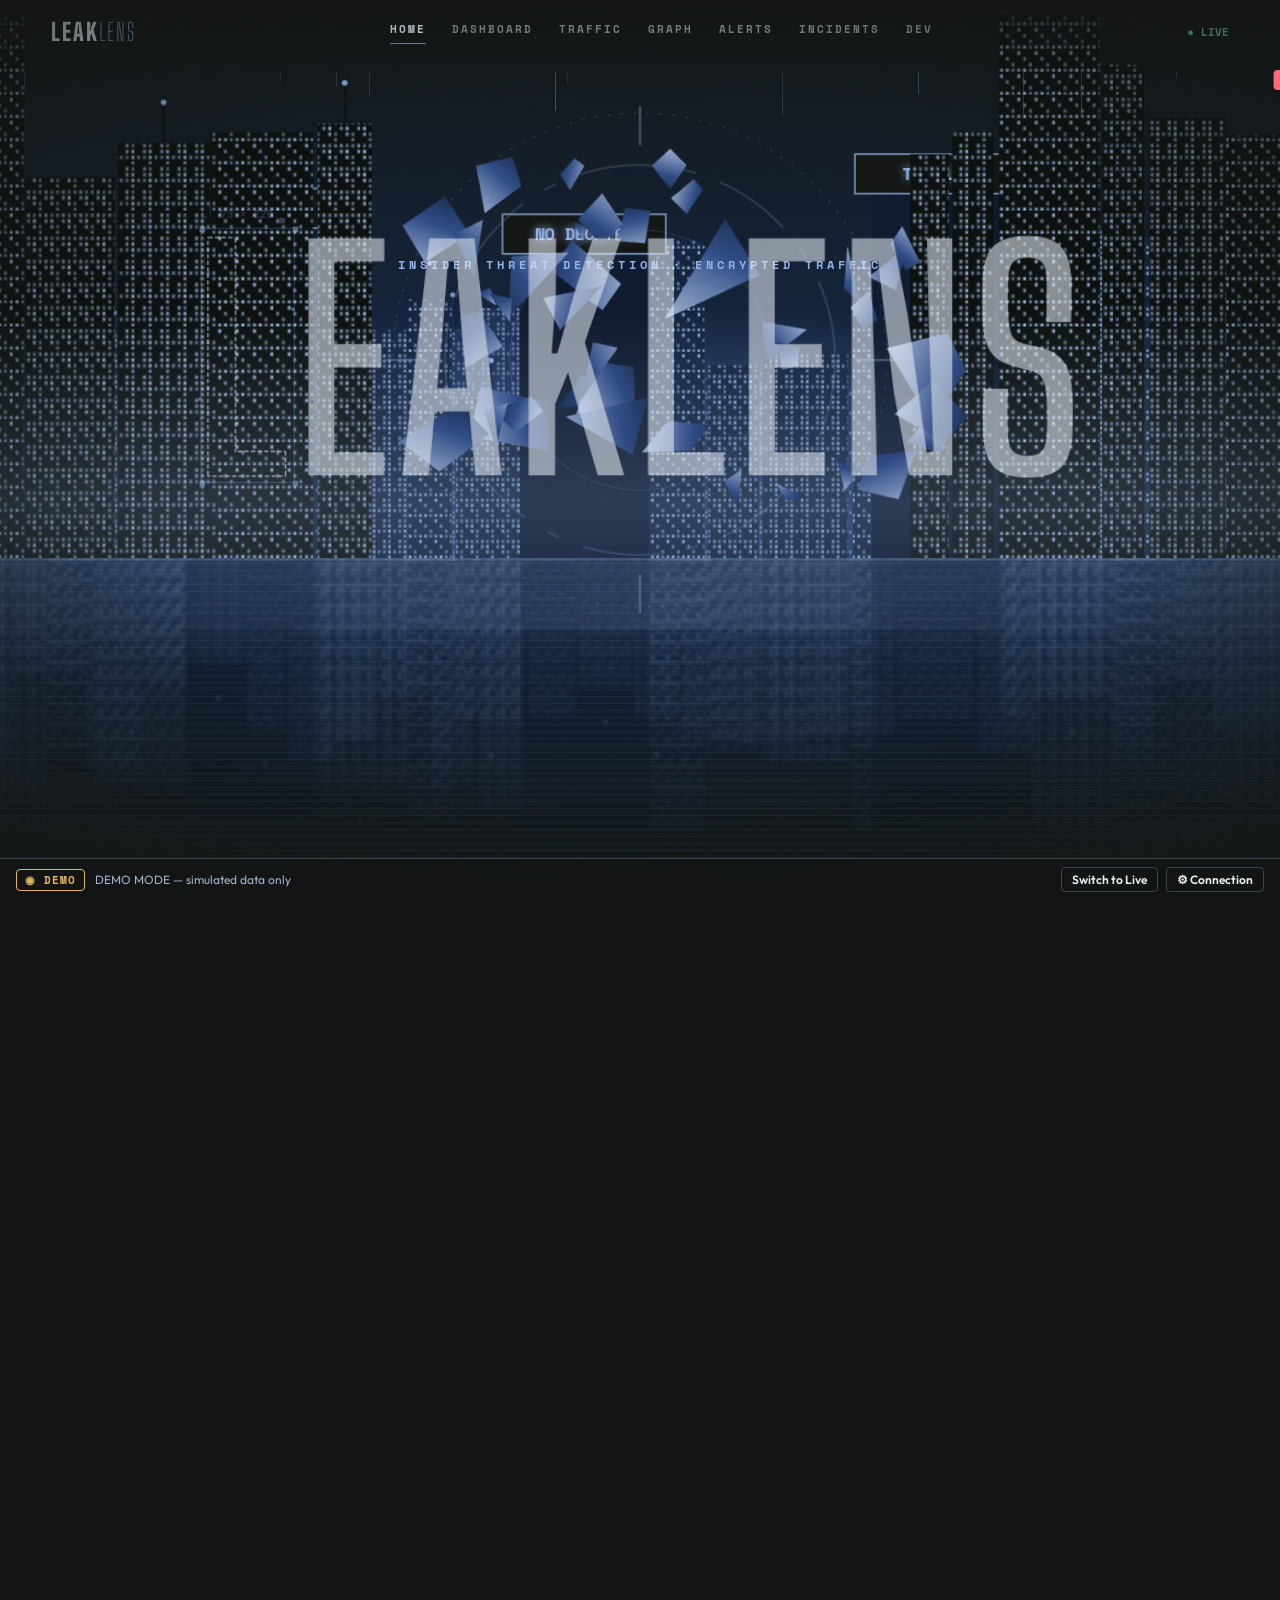
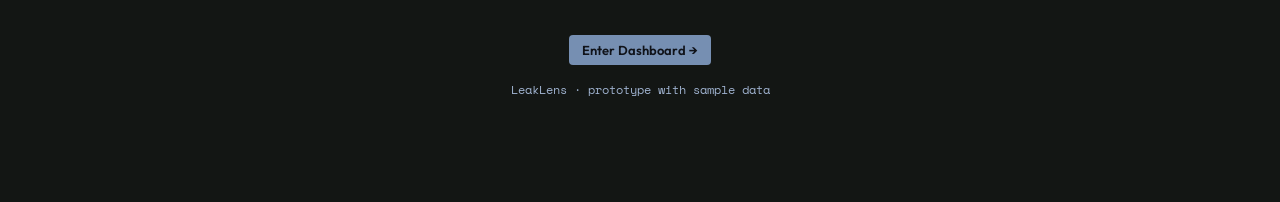
<file: index.html>
<!DOCTYPE html>
<html lang="en"><head><meta charset="utf-8">
<meta name="viewport" content="width=device-width, initial-scale=1, viewport-fit=cover">
<title>LeakLens</title>
<link rel="stylesheet" href="https://fonts.googleapis.com/css2?family=Big+Shoulders+Display:wght@300;600;800&family=Outfit:wght@300;400;600&family=Space+Mono:wght@400;700&display=swap">
<link rel="stylesheet" href="assets/css/style.css">
</head><body data-page="home">
<div id="bar"></div>
<nav><span class="logo hd">LEAK<b>LENS</b></span><div class="links" id="lk"></div><span class="live">● LIVE</span></nav><div id="toast"></div>
<div class="fx" id="sky"></div><div class="fx" id="glow"></div><div class="fx" id="ring"></div><div class="fx" id="ds"></div>
<div class="fx lay" id="l1" style="opacity:.8"></div><div class="fx lay" id="l2"></div>
<div class="fx rfw"><div class="rf" id="r1"></div></div><div class="fx rfw"><div class="rf" id="r2" style="opacity:.5"></div></div>
<div class="fx" id="wat"></div><div class="fx" id="fog"></div><div class="fx lay" id="l3"></div><div class="fx" id="scan"></div><div class="fx" id="pt"></div><div class="fx" id="sh"></div>
<div class="fx vig"></div><div class="fx grain"></div>
<main>
<section id="s0"><span class="eye">Insider threat detection · encrypted traffic</span><h1 class="hd" id="ttl"></h1><p class="lead" id="hl">We read how data moves, never what it says.</p><span class="eye" id="hs" style="color:var(--gl)">Scroll to enter ↓</span></section>
<section class="st"><p class="big rv">Every leak<br>begins as a <b>whisper</b>.</p></section>
<section class="st"><p class="big rv">Encrypted traffic<br>is never <b>silent</b>.</p></section>
<section class="st"><p class="big rv">So we built<br>a <b>lens</b>.</p></section>
</main><footer><div class="pager" id="pg"></div>LeakLens · prototype with sample data</footer>
<script src="assets/js/techtext.js"></script>
<script src="assets/js/app.js"></script>
<script src="assets/js/live-client.js"></script>
</body></html>
</file>
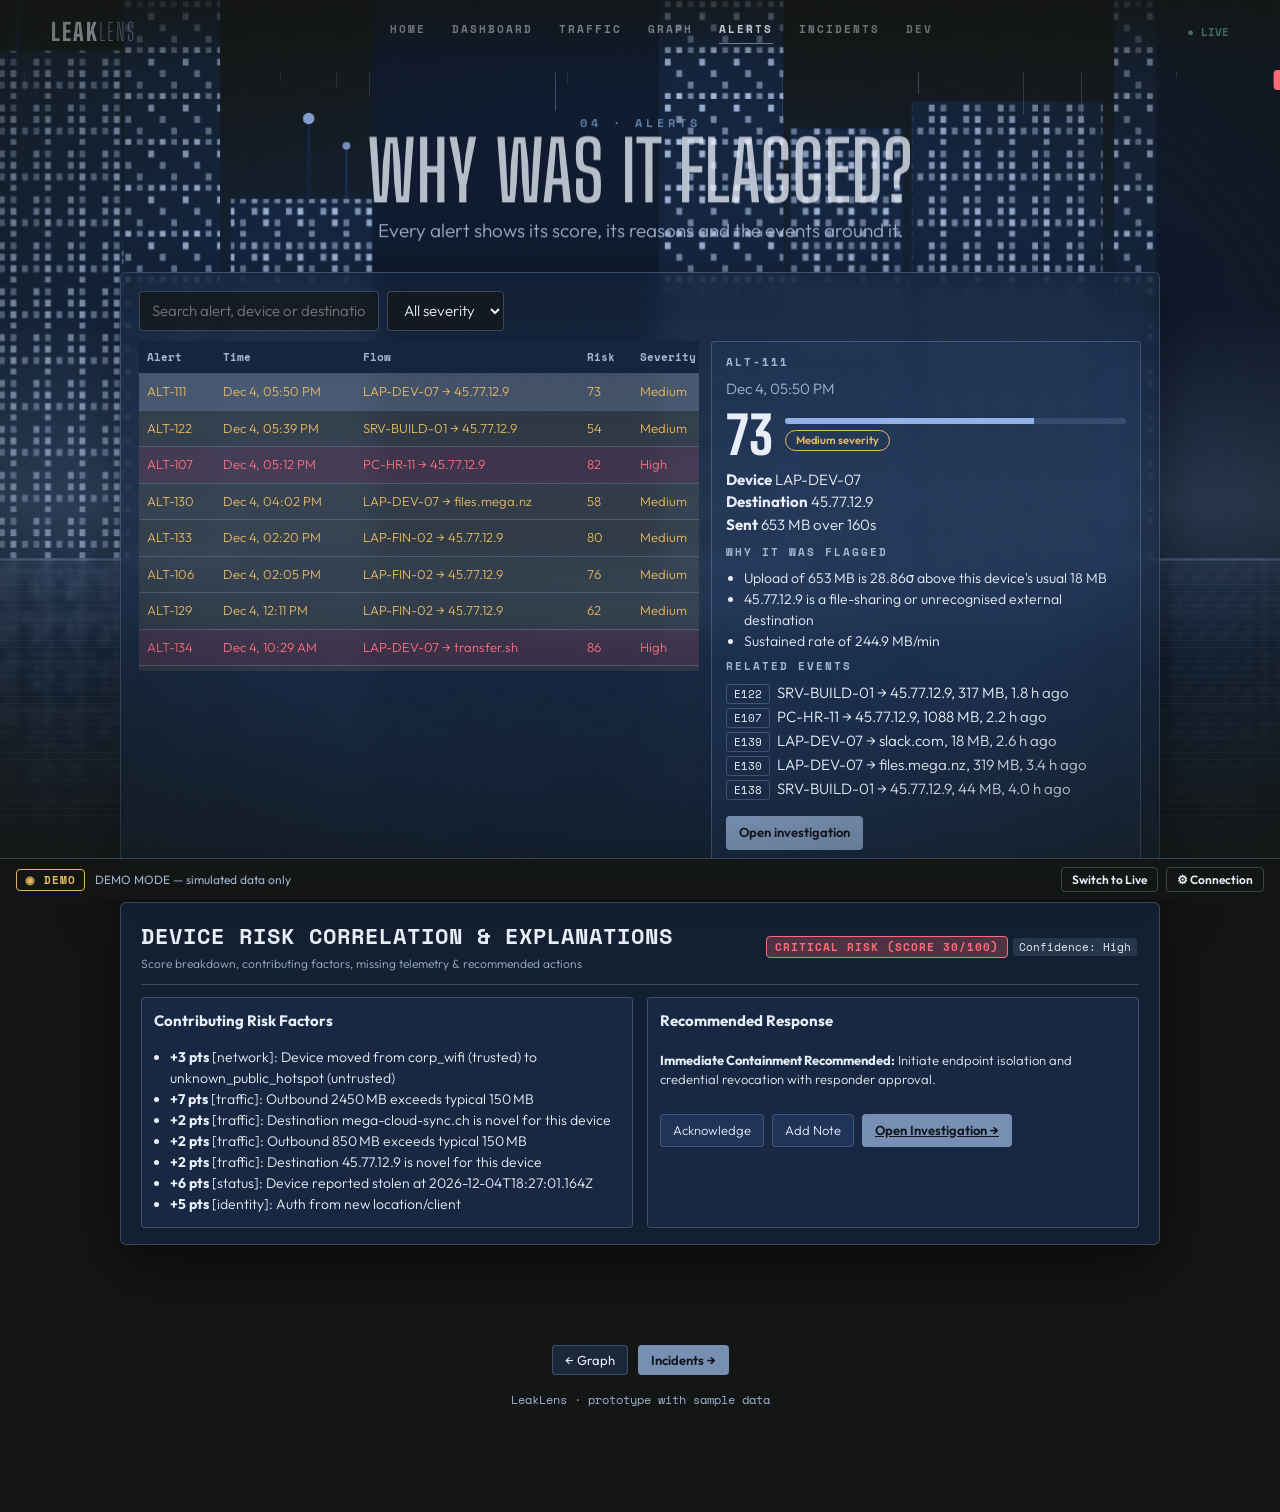
<file: alerts.html>
<!DOCTYPE html>
<html lang="en"><head><meta charset="utf-8">
<meta name="viewport" content="width=device-width, initial-scale=1, viewport-fit=cover">
<title>Alerts · LeakLens</title>
<link rel="stylesheet" href="https://fonts.googleapis.com/css2?family=Big+Shoulders+Display:wght@300;600;800&family=Outfit:wght@300;400;600&family=Space+Mono:wght@400;700&display=swap">
<link rel="stylesheet" href="assets/css/style.css">
</head><body data-page="alerts">
<div id="bar"></div>
<nav><span class="logo hd">LEAK<b>LENS</b></span><div class="links" id="lk"></div><span class="live">● LIVE</span></nav><div id="toast"></div>
<div class="fx" id="sky"></div><div class="fx" id="glow"></div><div class="fx" id="ring"></div><div class="fx" id="ds"></div>
<div class="fx lay" id="l1" style="opacity:.8"></div><div class="fx lay" id="l2"></div>
<div class="fx rfw"><div class="rf" id="r1"></div></div><div class="fx rfw"><div class="rf" id="r2" style="opacity:.5"></div></div>
<div class="fx" id="wat"></div><div class="fx" id="fog"></div><div class="fx lay" id="l3"></div><div class="fx" id="scan"></div><div class="fx" id="pt"></div><div class="fx" id="sh"></div>
<div class="fx vig"></div><div class="fx grain"></div>
<main>
<section id="s4"><span class="eye rv">04 · Alerts</span><h2 class="hd rv">Why was it flagged?</h2><p class="lead rv">Every alert shows its score, its reasons and the events around it.</p>
<div class="panel"><div class="bar"><input id="aq" placeholder="Search alert, device or destination…" aria-label="Search alerts"><select id="asv" aria-label="Severity"><option value="">All severity</option><option>High</option><option>Medium</option></select></div>
<div class="two"><div class="tw"><table><thead><tr><th>Alert</th><th>Time</th><th>Flow</th><th>Risk</th><th>Severity</th></tr></thead><tbody id="alist"></tbody></table></div><div class="pd" id="adet"></div></div></div></section>
</main><footer><div class="pager" id="pg"></div>LeakLens · prototype with sample data</footer>
<script src="assets/js/device-risk-sample-data.js"></script>
<script src="assets/js/device-risk-data.js"></script>
<script src="assets/js/device-risk-engine.js"></script>
<script src="assets/js/device-response.js"></script>
<script src="assets/js/device-risk-ui.js"></script>
<script src="assets/js/techtext.js"></script>
<script src="assets/js/app.js"></script>
<script src="assets/js/live-client.js"></script>
</body></html>
</file>
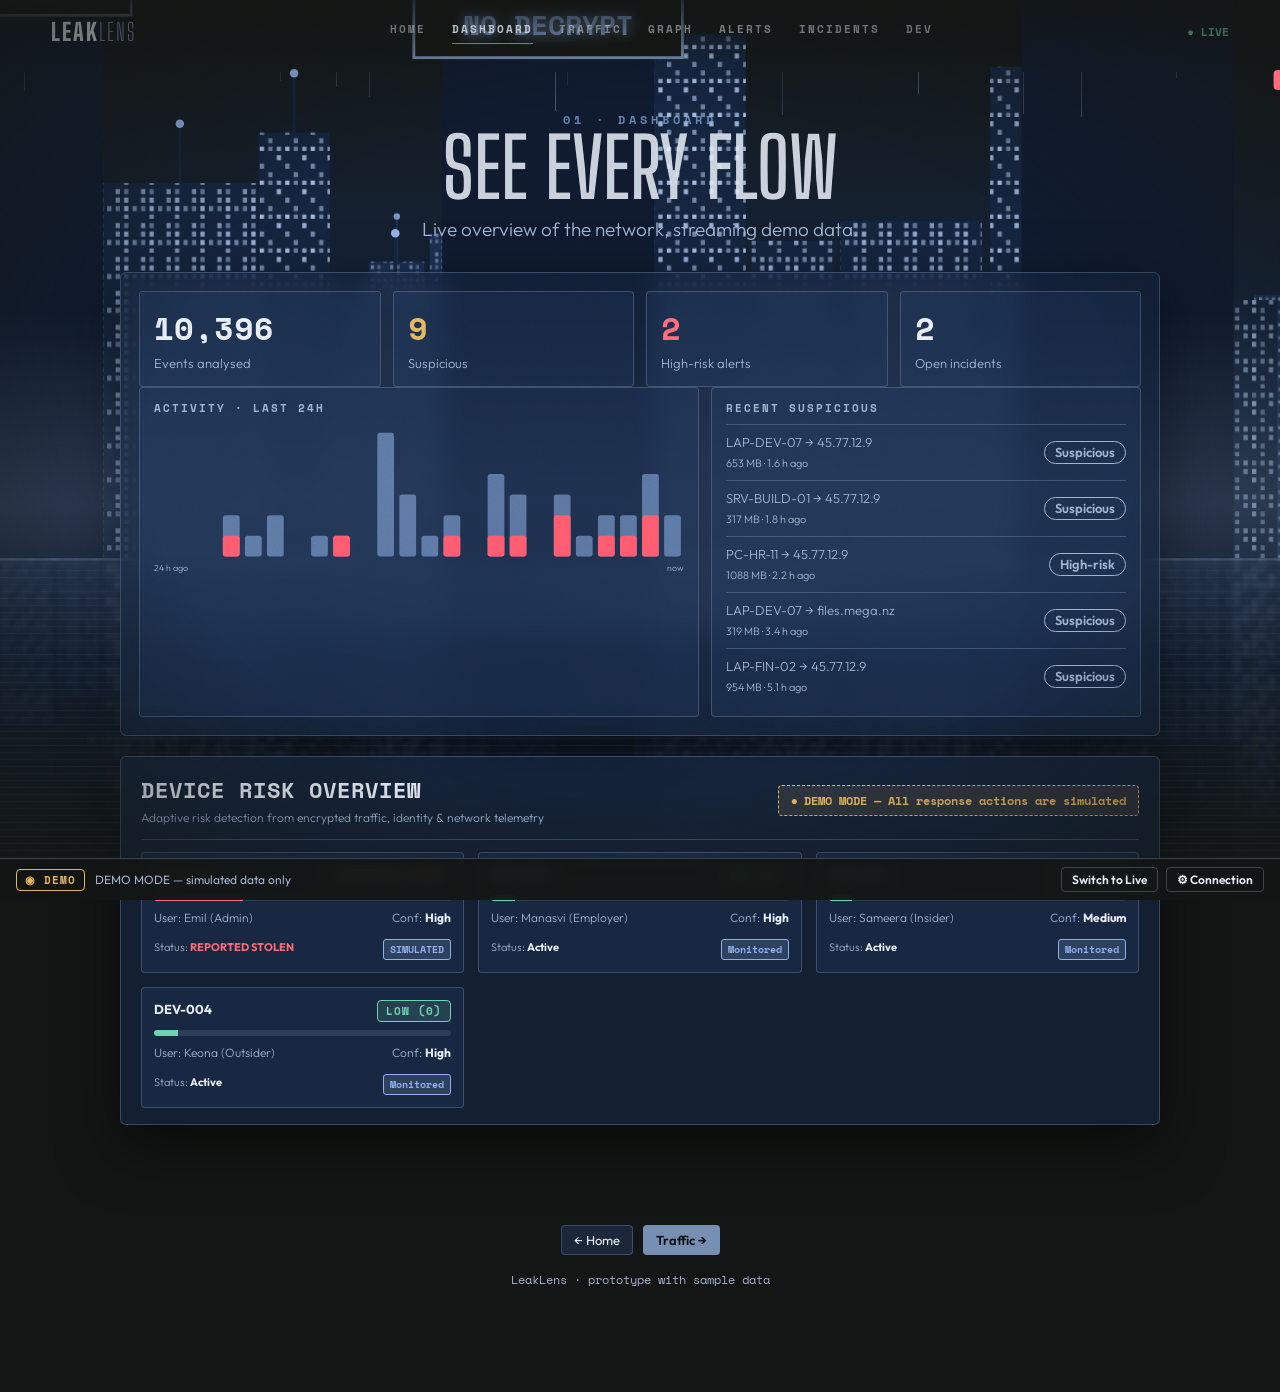
<file: dashboard.html>
<!DOCTYPE html>
<html lang="en"><head><meta charset="utf-8">
<meta name="viewport" content="width=device-width, initial-scale=1, viewport-fit=cover">
<title>Dashboard · LeakLens</title>
<link rel="stylesheet" href="https://fonts.googleapis.com/css2?family=Big+Shoulders+Display:wght@300;600;800&family=Outfit:wght@300;400;600&family=Space+Mono:wght@400;700&display=swap">
<link rel="stylesheet" href="assets/css/style.css">
</head><body data-page="dashboard">
<div id="bar"></div>
<nav><span class="logo hd">LEAK<b>LENS</b></span><div class="links" id="lk"></div><span class="live">● LIVE</span></nav><div id="toast"></div>
<div class="fx" id="sky"></div><div class="fx" id="glow"></div><div class="fx" id="ring"></div><div class="fx" id="ds"></div>
<div class="fx lay" id="l1" style="opacity:.8"></div><div class="fx lay" id="l2"></div>
<div class="fx rfw"><div class="rf" id="r1"></div></div><div class="fx rfw"><div class="rf" id="r2" style="opacity:.5"></div></div>
<div class="fx" id="wat"></div><div class="fx" id="fog"></div><div class="fx lay" id="l3"></div><div class="fx" id="scan"></div><div class="fx" id="pt"></div><div class="fx" id="sh"></div>
<div class="fx vig"></div><div class="fx grain"></div>
<main>
<section id="s1"><span class="eye rv">01 · Dashboard</span><h2 class="hd rv">See every flow</h2><p class="lead rv">Live overview of the network, streaming demo data.</p>
<div class="panel"><div class="cards"><div class="c"><b id="n0">0</b><span>Events analysed</span></div><div class="c s"><b id="n1">0</b><span>Suspicious</span></div><div class="c h"><b id="n2">0</b><span>High-risk alerts</span></div><div class="c"><b id="n3">0</b><span>Open incidents</span></div></div>
<div class="two"><div class="c"><h3>Activity · last 24h</h3><svg id="ch" viewBox="0 0 600 170" width="100%"></svg></div><div class="c rc"><h3>Recent suspicious</h3><div id="rc"></div></div></div></div></section>
</main><footer><div class="pager" id="pg"></div>LeakLens · prototype with sample data</footer>
<script src="assets/js/device-risk-sample-data.js"></script>
<script src="assets/js/device-risk-data.js"></script>
<script src="assets/js/device-risk-engine.js"></script>
<script src="assets/js/device-response.js"></script>
<script src="assets/js/device-risk-ui.js"></script>
<script src="assets/js/techtext.js"></script>
<script src="assets/js/app.js"></script>
<script src="assets/js/live-client.js"></script>
</body></html>
</file>
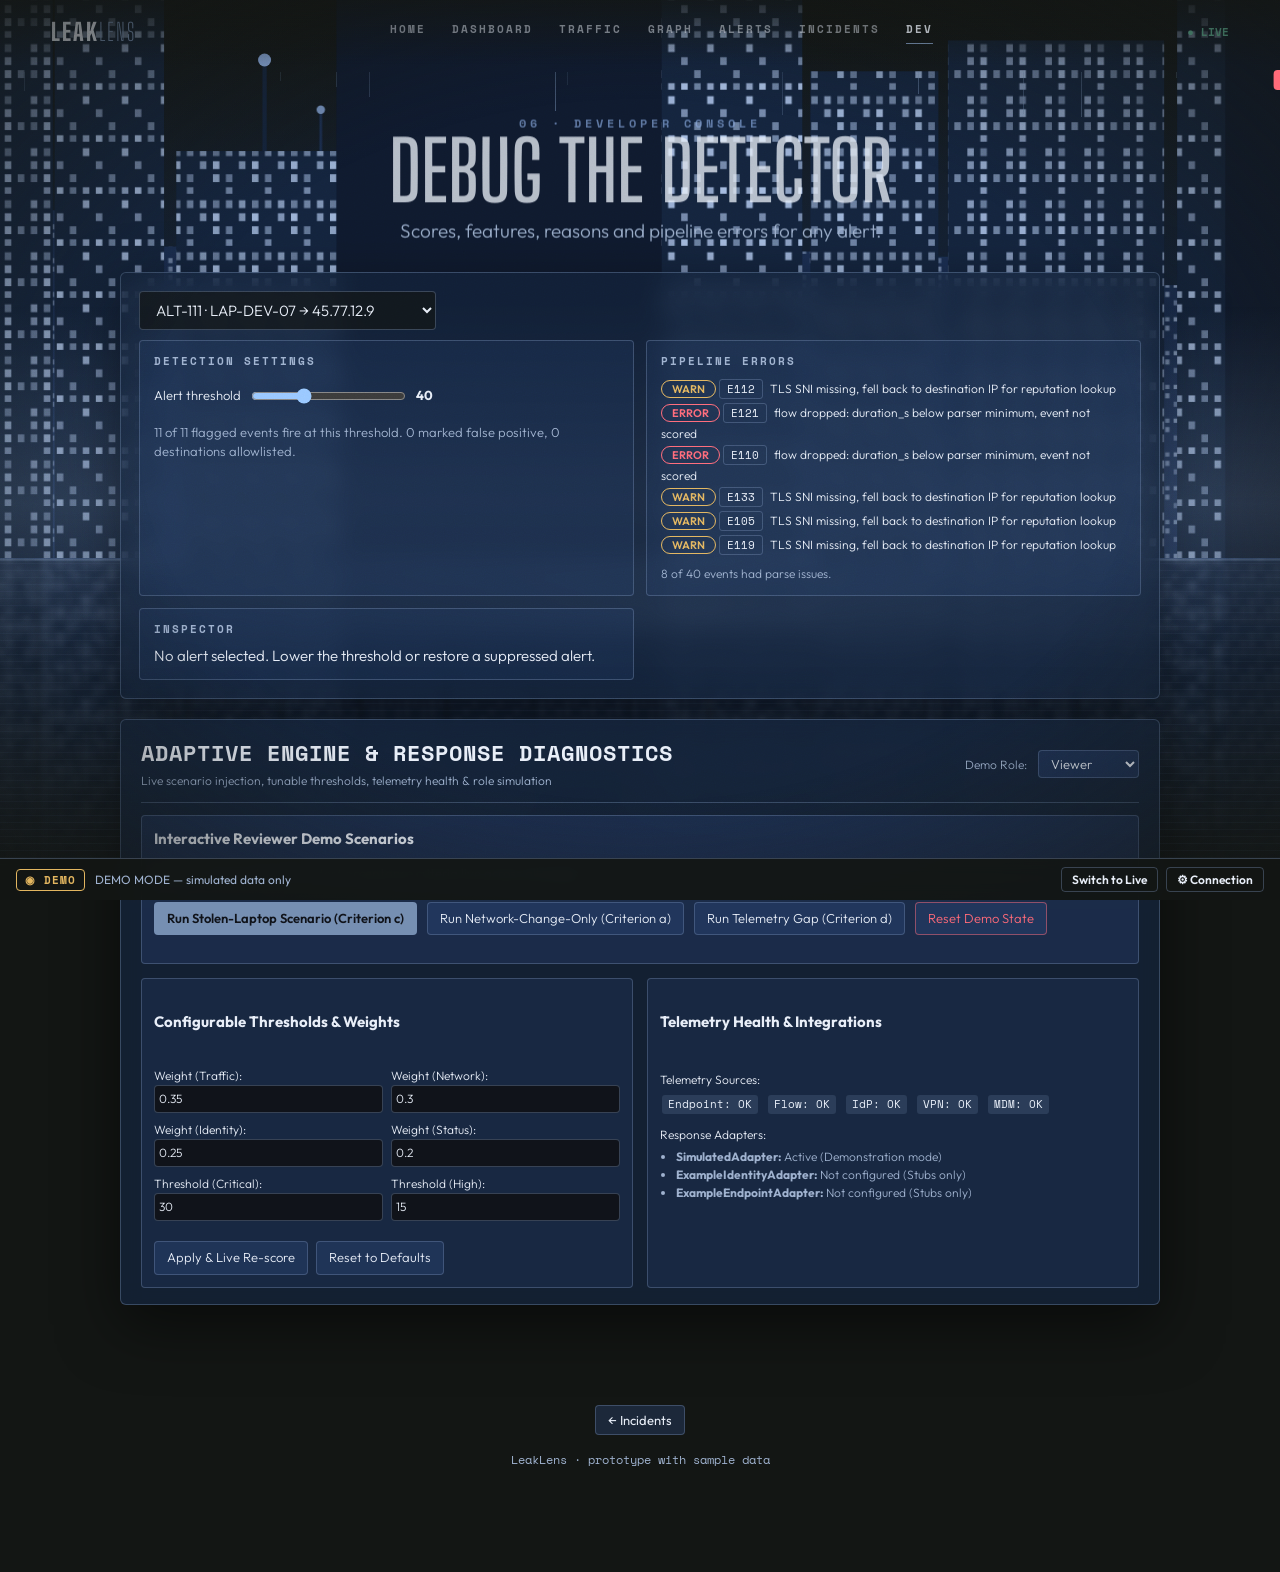
<file: developer.html>
<!DOCTYPE html>
<html lang="en"><head><meta charset="utf-8">
<meta name="viewport" content="width=device-width, initial-scale=1, viewport-fit=cover">
<title>Developer Console · LeakLens</title>
<link rel="stylesheet" href="https://fonts.googleapis.com/css2?family=Big+Shoulders+Display:wght@300;600;800&family=Outfit:wght@300;400;600&family=Space+Mono:wght@400;700&display=swap">
<link rel="stylesheet" href="assets/css/style.css">
</head><body data-page="dev">
<div id="bar"></div>
<nav><span class="logo hd">LEAK<b>LENS</b></span><div class="links" id="lk"></div><span class="live">● LIVE</span></nav><div id="toast"></div>
<div class="fx" id="sky"></div><div class="fx" id="glow"></div><div class="fx" id="ring"></div><div class="fx" id="ds"></div>
<div class="fx lay" id="l1" style="opacity:.8"></div><div class="fx lay" id="l2"></div>
<div class="fx rfw"><div class="rf" id="r1"></div></div><div class="fx rfw"><div class="rf" id="r2" style="opacity:.5"></div></div>
<div class="fx" id="wat"></div><div class="fx" id="fog"></div><div class="fx lay" id="l3"></div><div class="fx" id="scan"></div><div class="fx" id="pt"></div><div class="fx" id="sh"></div>
<div class="fx vig"></div><div class="fx grain"></div>
<main>
<section id="s6"><span class="eye rv">06 · Developer console</span><h2 class="hd rv">Debug the detector</h2><p class="lead rv">Scores, features, reasons and pipeline errors for any alert.</p>
<div class="panel"><div class="bar"><select id="dsel" aria-label="Alert to inspect"></select></div><div class="gg" id="dev"></div></div></section>
</main><footer><div class="pager" id="pg"></div>LeakLens · prototype with sample data</footer>
<script src="assets/js/device-risk-sample-data.js"></script>
<script src="assets/js/device-risk-data.js"></script>
<script src="assets/js/device-risk-engine.js"></script>
<script src="assets/js/device-response.js"></script>
<script src="assets/js/device-risk-ui.js"></script>
<script src="assets/js/techtext.js"></script>
<script src="assets/js/app.js"></script>
<script src="assets/js/live-client.js"></script>
</body></html>
</file>
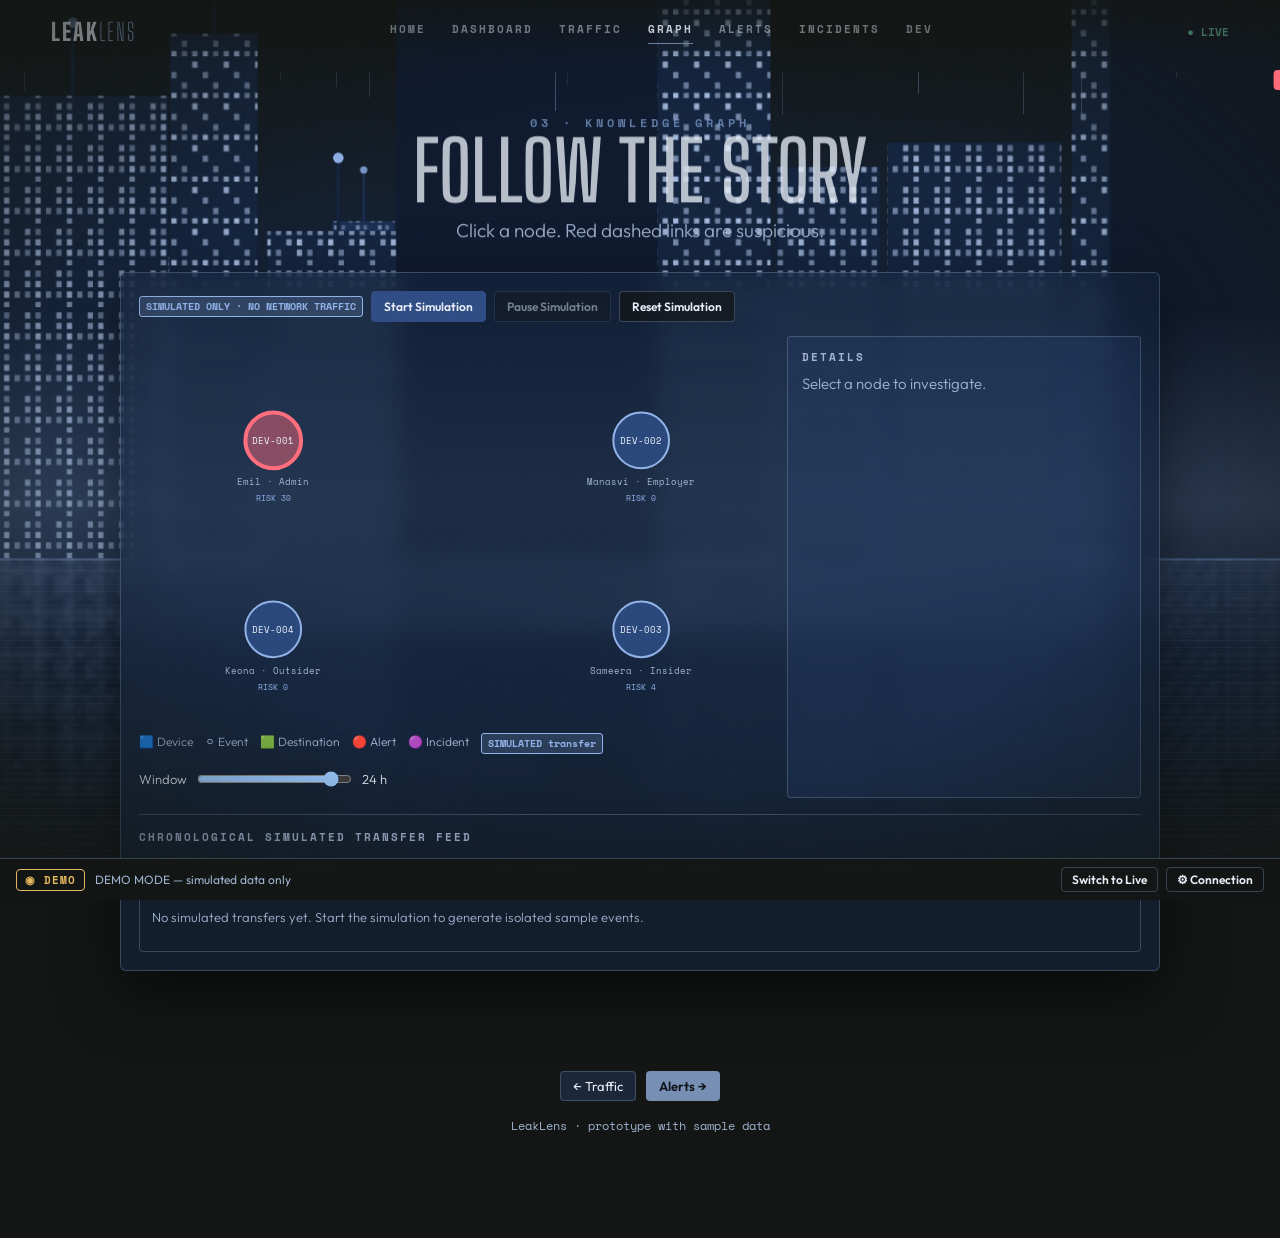
<file: graph.html>
<!DOCTYPE html>
<html lang="en"><head><meta charset="utf-8">
<meta name="viewport" content="width=device-width, initial-scale=1, viewport-fit=cover">
<title>Knowledge Graph · LeakLens</title>
<link rel="stylesheet" href="https://fonts.googleapis.com/css2?family=Big+Shoulders+Display:wght@300;600;800&family=Outfit:wght@300;400;600&family=Space+Mono:wght@400;700&display=swap">
<link rel="stylesheet" href="assets/css/style.css">
</head><body data-page="graph">
<div id="bar"></div>
<nav><span class="logo hd">LEAK<b>LENS</b></span><div class="links" id="lk"></div><span class="live">● LIVE</span></nav><div id="toast"></div>
<div class="fx" id="sky"></div><div class="fx" id="glow"></div><div class="fx" id="ring"></div><div class="fx" id="ds"></div>
<div class="fx lay" id="l1" style="opacity:.8"></div><div class="fx lay" id="l2"></div>
<div class="fx rfw"><div class="rf" id="r1"></div></div><div class="fx rfw"><div class="rf" id="r2" style="opacity:.5"></div></div>
<div class="fx" id="wat"></div><div class="fx" id="fog"></div><div class="fx lay" id="l3"></div><div class="fx" id="scan"></div><div class="fx" id="pt"></div><div class="fx" id="sh"></div>
<div class="fx vig"></div><div class="fx grain"></div>
<main>
<section id="s3"><span class="eye rv">03 · Knowledge graph</span><h2 class="hd rv">Follow the story</h2><p class="lead rv">Click a node. Red dashed links are suspicious.</p>
<div class="panel"><div id="transfer-controls" class="sim-controls" aria-label="Simulated transfer controls">
<span class="dr-label-sim">SIMULATED ONLY · NO NETWORK TRAFFIC</span>
<button type="button" class="sim-button sim-primary" data-sim-start>Start Simulation</button>
<button type="button" class="sim-button" data-sim-pause disabled>Pause Simulation</button>
<button type="button" class="sim-button" data-sim-reset>Reset Simulation</button>
</div>
<div class="gr"><div><svg id="g" viewBox="0 0 640 400"></svg><div class="lg"><span>🟦 Device</span><span>⚪ Event</span><span>🟩 Destination</span><span>🔴 Alert</span><span>🟣 Incident</span><span class="dr-label-sim">SIMULATED transfer</span></div>
<div class="sl"><label for="ts">Window</label><input type="range" id="ts" min="1" max="24" value="24"><span id="tl">24 h</span></div></div>
<div class="c" id="dt"><h3>Details</h3><p style="color:var(--mu);margin:0">Select a node to investigate.</p></div></div>
<div class="sim-feed-wrap"><h3>Chronological simulated transfer feed</h3><div class="sim-feed-head"><span>Source → Destination · Timestamp</span><span>Size · Protocol</span><span>Risk · Status</span><span>Detection reason</span></div><div id="transfer-feed" class="sim-feed" aria-live="polite"></div></div>
</div></section>
</main><footer><div class="pager" id="pg"></div>LeakLens · prototype with sample data</footer>
<script src="assets/js/device-risk-sample-data.js"></script>
<script src="assets/js/device-risk-data.js"></script>
<script src="assets/js/device-risk-engine.js"></script>
<script src="assets/js/device-risk-ui.js"></script>
<script src="assets/js/transfer-simulation.js"></script>
<script src="assets/js/techtext.js"></script>
<script src="assets/js/app.js"></script>
<script src="assets/js/live-client.js"></script>
</body></html>
</file>
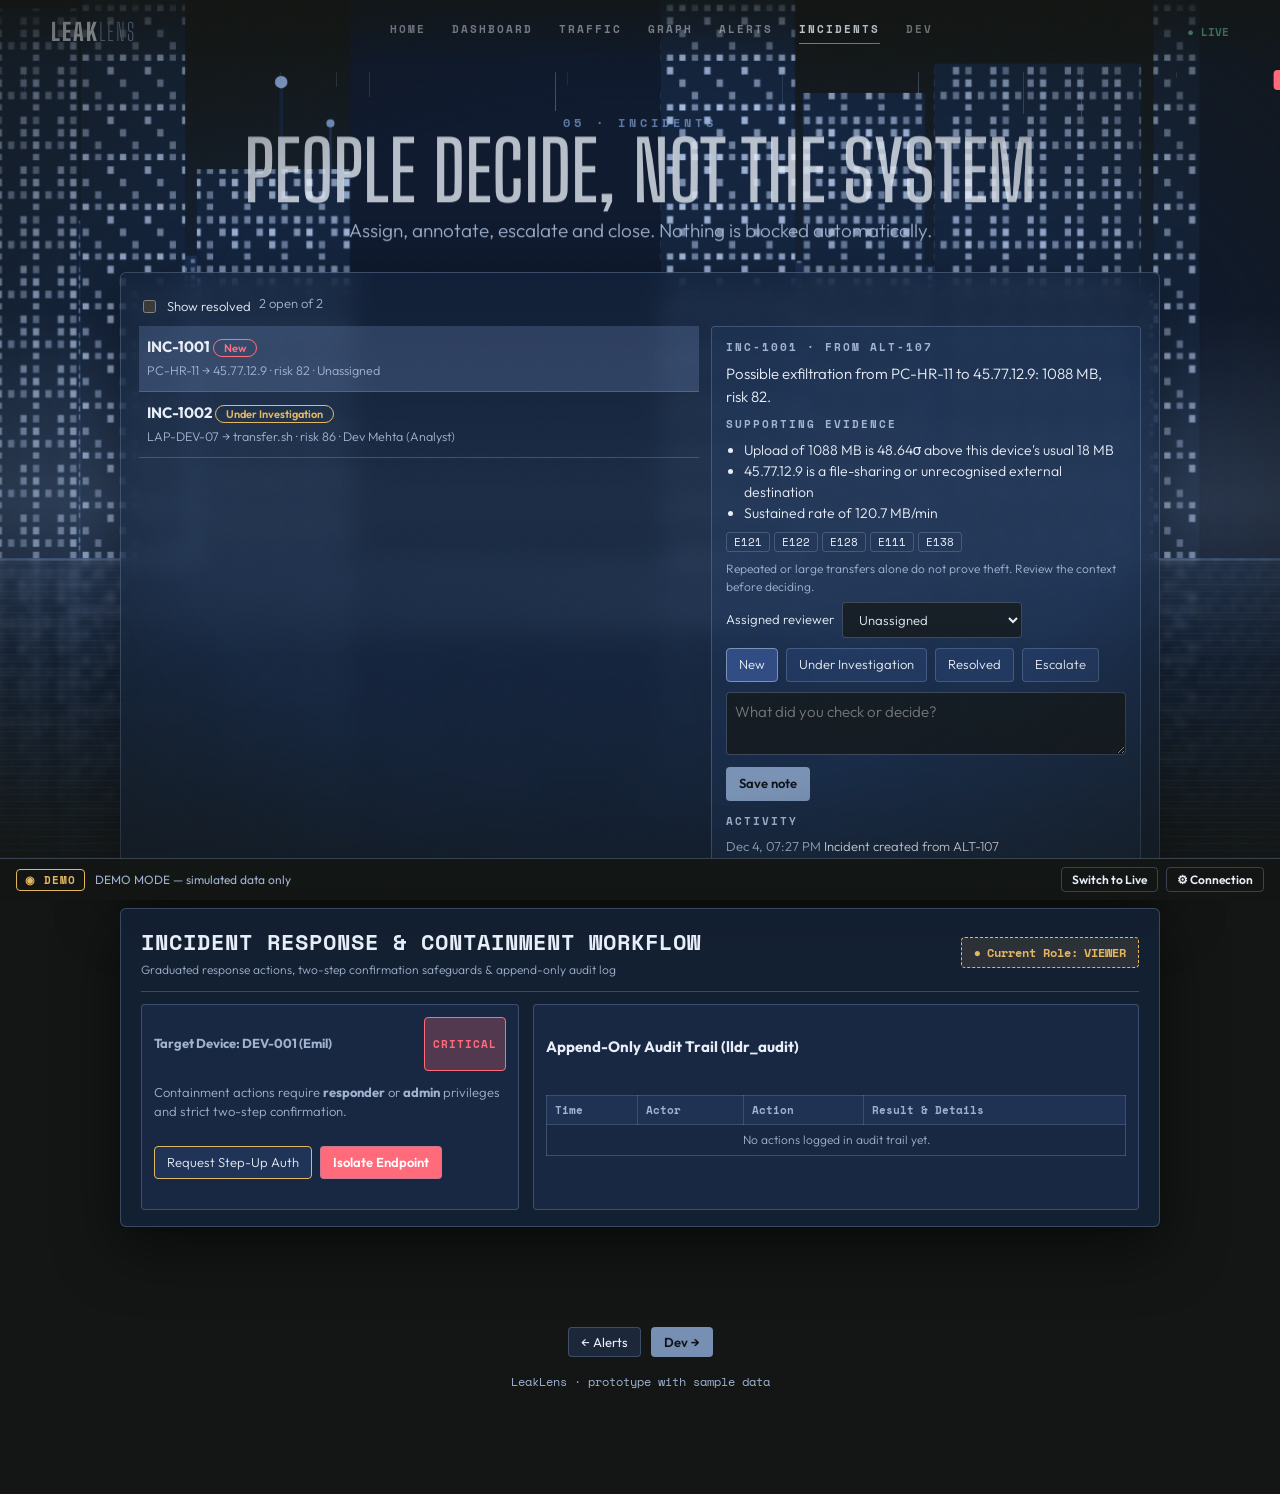
<file: incidents.html>
<!DOCTYPE html>
<html lang="en"><head><meta charset="utf-8">
<meta name="viewport" content="width=device-width, initial-scale=1, viewport-fit=cover">
<title>Incidents · LeakLens</title>
<link rel="stylesheet" href="https://fonts.googleapis.com/css2?family=Big+Shoulders+Display:wght@300;600;800&family=Outfit:wght@300;400;600&family=Space+Mono:wght@400;700&display=swap">
<link rel="stylesheet" href="assets/css/style.css">
</head><body data-page="incidents">
<div id="bar"></div>
<nav><span class="logo hd">LEAK<b>LENS</b></span><div class="links" id="lk"></div><span class="live">● LIVE</span></nav><div id="toast"></div>
<div class="fx" id="sky"></div><div class="fx" id="glow"></div><div class="fx" id="ring"></div><div class="fx" id="ds"></div>
<div class="fx lay" id="l1" style="opacity:.8"></div><div class="fx lay" id="l2"></div>
<div class="fx rfw"><div class="rf" id="r1"></div></div><div class="fx rfw"><div class="rf" id="r2" style="opacity:.5"></div></div>
<div class="fx" id="wat"></div><div class="fx" id="fog"></div><div class="fx lay" id="l3"></div><div class="fx" id="scan"></div><div class="fx" id="pt"></div><div class="fx" id="sh"></div>
<div class="fx vig"></div><div class="fx grain"></div>
<main>
<section id="s5"><span class="eye rv">05 · Incidents</span><h2 class="hd rv">People decide, not the system</h2><p class="lead rv">Assign, annotate, escalate and close. Nothing is blocked automatically.</p>
<div class="panel"><div class="bar"><label class="sl"><input type="checkbox" id="ires"> Show resolved</label><span id="icount" style="align-self:center;color:var(--mu);font-size:13px"></span></div>
<div class="two"><div class="tw" id="ilist"></div><div class="pd" id="idet"></div></div></div></section>
</main><footer><div class="pager" id="pg"></div>LeakLens · prototype with sample data</footer>
<script src="assets/js/device-risk-sample-data.js"></script>
<script src="assets/js/device-risk-data.js"></script>
<script src="assets/js/device-risk-engine.js"></script>
<script src="assets/js/device-response.js"></script>
<script src="assets/js/device-risk-ui.js"></script>
<script src="assets/js/techtext.js"></script>
<script src="assets/js/app.js"></script>
<script src="assets/js/live-client.js"></script>
</body></html>
</file>
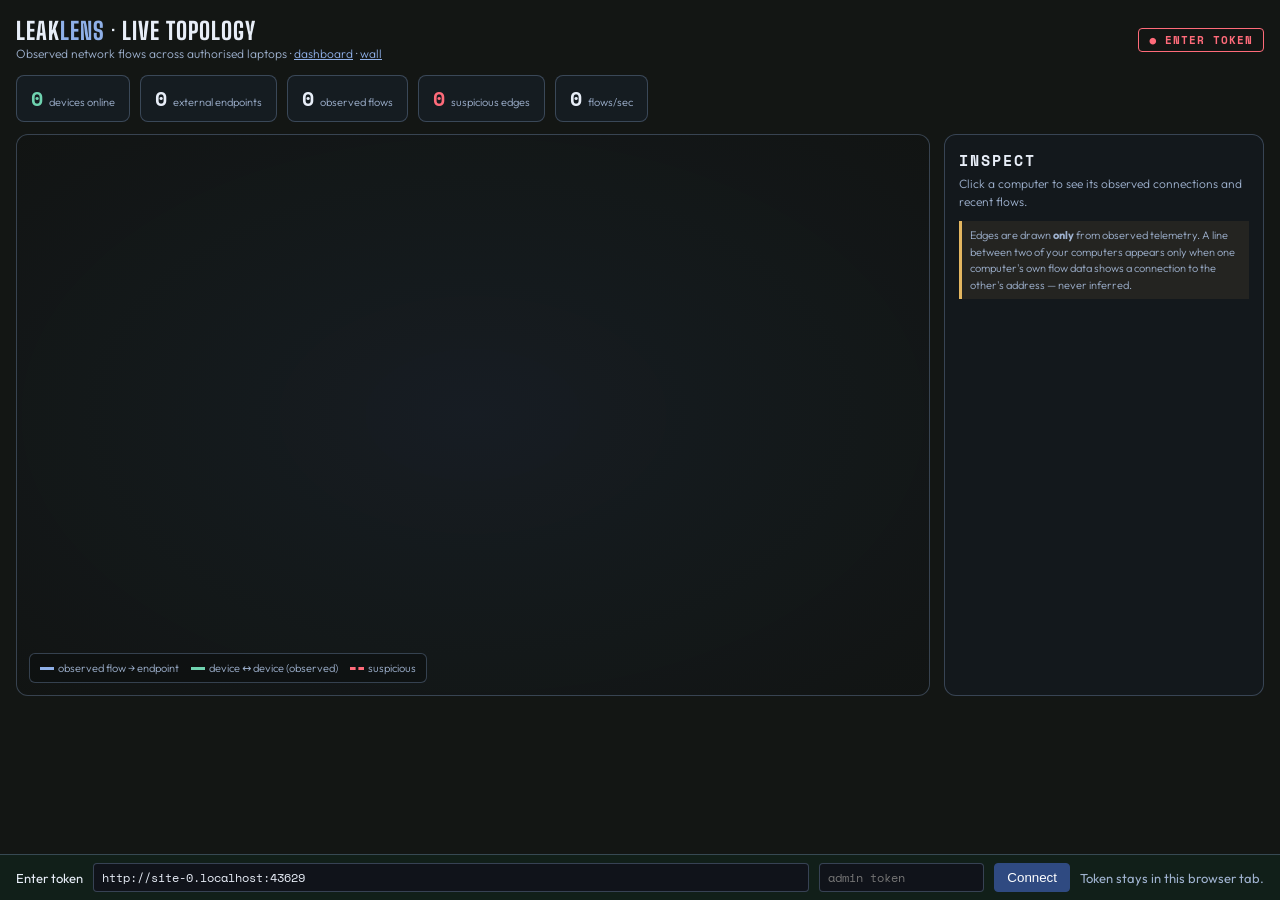
<file: topology.html>
<!DOCTYPE html>
<html lang="en"><head><meta charset="utf-8">
<meta name="viewport" content="width=device-width, initial-scale=1, viewport-fit=cover">
<title>Live Topology · LeakLens</title>
<link rel="stylesheet" href="https://fonts.googleapis.com/css2?family=Big+Shoulders+Display:wght@300;600;800&family=Outfit:wght@300;400;600&family=Space+Mono:wght@400;700&display=swap">
<link rel="stylesheet" href="assets/css/style.css">
<style>
  body{margin:0;padding:0;background:var(--vb,#0c0f0e);min-height:100vh}
  .tp{max-width:1400px;margin:0 auto;padding:16px 16px 88px}
  .tp-top{display:flex;justify-content:space-between;align-items:center;gap:12px;flex-wrap:wrap;margin-bottom:12px}
  .tp-top h1{font:800 24px "Big Shoulders Display",sans-serif;letter-spacing:1px;margin:0;color:var(--tx)}
  .tp-top .sub{font-size:12px;color:var(--mu)}
  .modepill{font:700 11px "Space Mono",monospace;letter-spacing:1px;padding:3px 10px;border-radius:4px;border:1px solid currentColor}
  .modepill.live{color:var(--ok)} .modepill.off{color:var(--hi)}
  .kpis{display:flex;gap:10px;flex-wrap:wrap;margin-bottom:12px}
  .kpi{border:1px solid var(--bd);border-radius:8px;padding:8px 14px;background:rgba(47,74,129,.12)}
  .kpi b{font:700 20px "Space Mono",monospace;color:var(--tx)} .kpi span{font-size:11px;color:var(--mu);margin-left:6px}
  .kpi.ok b{color:var(--ok)} .kpi.hi b{color:var(--hi)}
  .stage{display:grid;grid-template-columns:1fr 320px;gap:14px}
  @media(max-width:900px){.stage{grid-template-columns:1fr}}
  .graphbox{border:1px solid var(--bd);border-radius:12px;background:radial-gradient(ellipse at center,rgba(47,74,129,.14),rgba(12,16,15,.2));overflow:hidden;position:relative}
  svg#net{width:100%;height:560px;display:block}
  .edge{stroke-width:1.5;fill:none}
  .edge.normal{stroke:rgba(143,176,232,.55)}
  .edge.susp{stroke:var(--hi);stroke-dasharray:6 4}
  .edge.d2d{stroke:var(--ok);stroke-width:2.5}
  .edge.pulse{animation:dash 1s linear infinite}
  @keyframes dash{to{stroke-dashoffset:-20}}
  .ncircle{cursor:pointer}
  .nlabel{font:700 11px "Space Mono",monospace;fill:var(--tx);pointer-events:none}
  .nsub{font:400 9px "Outfit",sans-serif;fill:var(--mu);pointer-events:none}
  .elabel{font:400 9px "Space Mono",monospace;fill:var(--mu);pointer-events:none}
  .legend{position:absolute;left:12px;bottom:12px;display:flex;gap:12px;flex-wrap:wrap;font-size:11px;color:var(--mu);background:rgba(12,16,15,.6);padding:6px 10px;border-radius:6px;border:1px solid var(--bd)}
  .legend b{display:inline-block;width:14px;height:0;border-top:3px solid;vertical-align:middle;margin-right:4px}
  .side{border:1px solid var(--bd);border-radius:12px;padding:14px;background:rgba(20,36,61,.2)}
  .side h3{margin:0 0 4px;font:700 15px "Space Mono",monospace;color:var(--tx)}
  .side .hint{font-size:12px;color:var(--mu);margin:0 0 10px}
  .frow{font-size:12px;padding:6px 0;border-bottom:1px dashed rgba(118,143,178,.18)}
  .frow code{color:var(--cy)}
  .badge{display:inline-block;font:700 9px "Space Mono",monospace;padding:1px 6px;border-radius:4px;border:1px solid currentColor;margin-left:4px}
  .b-new{color:var(--amb)} .b-big{color:var(--hi)} .b-ok{color:var(--ok)}
  .note{font-size:11px;color:var(--mu);border-left:3px solid var(--amb);padding:6px 8px;background:rgba(227,182,96,.08);margin-top:10px}
  .connbar{position:fixed;left:0;right:0;bottom:0;background:rgba(17,32,26,.94);border-top:1px solid var(--bd);padding:8px 16px;display:flex;gap:10px;align-items:center;flex-wrap:wrap;z-index:50;font:400 13px "Outfit",sans-serif;color:var(--tx)}
  .connbar input{background:#10131a;border:1px solid var(--bd);color:var(--tx);padding:5px 8px;border-radius:4px;font:400 12px "Space Mono",monospace}
  .connbar button{background:var(--sb);border:1px solid var(--sb);color:#fff;padding:6px 12px;border-radius:4px;cursor:pointer}
  .mu{color:var(--mu)}
</style>
</head><body data-page="topology">
<div class="tp">
  <div class="tp-top">
    <div><h1>LEAK<span style="color:var(--cy)">LENS</span> · LIVE TOPOLOGY</h1>
      <div class="sub">Observed network flows across authorised laptops · <a href="dashboard.html" style="color:var(--cy)">dashboard</a> · <a href="wall.html" style="color:var(--cy)">wall</a></div></div>
    <span id="mode" class="modepill off">● OFFLINE</span>
  </div>
  <div class="kpis">
    <div class="kpi ok"><b id="k-online">0</b><span>devices online</span></div>
    <div class="kpi"><b id="k-ext">0</b><span>external endpoints</span></div>
    <div class="kpi"><b id="k-edges">0</b><span>observed flows</span></div>
    <div class="kpi hi"><b id="k-susp">0</b><span>suspicious edges</span></div>
    <div class="kpi"><b id="k-fps">0</b><span>flows/sec</span></div>
  </div>
  <div class="stage">
    <div class="graphbox">
      <svg id="net" viewBox="0 0 1000 560" preserveAspectRatio="xMidYMid meet"></svg>
      <div class="legend">
        <span><b style="border-color:var(--cy)"></b>observed flow → endpoint</span>
        <span><b style="border-color:var(--ok)"></b>device ↔ device (observed)</span>
        <span><b style="border-color:var(--hi);border-top-style:dashed"></b>suspicious</span>
      </div>
    </div>
    <div class="side" id="side">
      <h3>Inspect</h3>
      <p class="hint">Click a computer to see its observed connections and recent flows.</p>
      <div class="note">Edges are drawn <b>only</b> from observed telemetry. A line between two of your computers appears only when one computer's own flow data shows a connection to the other's address — never inferred.</div>
    </div>
  </div>
</div>
<div class="connbar">
  <span id="connstate">Not connected</span>
  <input id="url" type="text" placeholder="http://localhost:8443" size="22">
  <input id="token" type="password" placeholder="admin token">
  <button id="connect">Connect</button>
  <span class="mu">Token stays in this browser tab.</span>
</div>
<script>
(function(){
  'use strict';
  var CFG_KEY='lldr_live_cfg';
  var state={serverUrl:location.origin,adminToken:'',connected:false,devices:{},flows:{}};
  var MAXF=120, es=null, selected=null;
  var buckets=new Array(60).fill(0),curSec=Math.floor(Date.now()/1000);

  function loadCfg(){try{var r=sessionStorage.getItem(CFG_KEY);if(r){var c=JSON.parse(r);if(c.serverUrl)state.serverUrl=c.serverUrl;if(c.adminToken)state.adminToken=c.adminToken;}}catch(e){}}
  function saveCfg(){try{sessionStorage.setItem(CFG_KEY,JSON.stringify({serverUrl:state.serverUrl,adminToken:state.adminToken}));}catch(e){}}
  function esc(s){return s==null?'':String(s).replace(/&/g,'&amp;').replace(/</g,'&lt;').replace(/>/g,'&gt;');}
  function safe(d){try{return JSON.parse(d);}catch(e){return null;}}
  function roll(){var n=Math.floor(Date.now()/1000);while(curSec<n){curSec++;buckets.push(0);buckets.shift();}}
  function addF(n){roll();buckets[buckets.length-1]+=n;}

  function connect(){
    if(es){try{es.close();}catch(e){}es=null;}
    if(!state.serverUrl||!state.adminToken){setConn('Enter token');return;}
    var url=state.serverUrl.replace(/\/$/,'')+'/api/v1/stream?token='+encodeURIComponent(state.adminToken);
    try{es=new EventSource(url);}catch(e){setConn('EventSource failed');return;}
    es.addEventListener('open',function(){state.connected=true;setConn('Connected');});
    es.addEventListener('snapshot',function(ev){var d=safe(ev.data);if(!d)return;state.devices={};state.flows={};(d.devices||[]).forEach(function(x){state.devices[x.device.deviceId]=ar(x.device,x.risk);state.flows[x.device.deviceId]=(x.flows||[]).slice(-MAXF);});state.connected=true;render();});
    es.addEventListener('registry',function(ev){var d=safe(ev.data);if(!d)return;(d.devices||[]).forEach(function(dev){var p=state.devices[dev.deviceId];state.devices[dev.deviceId]=ar(dev,dev.risk||(p&&p.risk));});render();});
    es.addEventListener('telemetry',function(ev){var d=safe(ev.data);if(!d||!d.deviceId)return;state.devices[d.deviceId]=ar(d.device||state.devices[d.deviceId]||{},d.risk);var a=state.flows[d.deviceId]||(state.flows[d.deviceId]=[]);(d.flows||[]).forEach(function(f){a.push(f);});if(a.length>MAXF)a.splice(0,a.length-MAXF);addF((d.flows||[]).length);render();});
    es.addEventListener('device',function(ev){var d=safe(ev.data);if(!d||!d.device)return;state.devices[d.device.deviceId]=ar(d.device,d.device.risk);render();});
    es.addEventListener('error',function(){state.connected=false;setConn('Disconnected (retrying)');});
    saveCfg();
  }
  function ar(dev,risk){if(risk)dev.risk=risk;return dev;}
  function setConn(t){document.getElementById('connstate').textContent=t;var m=document.getElementById('mode');if(state.connected){m.className='modepill live';m.textContent='● LIVE';}else{m.className='modepill off';m.textContent='● '+t.toUpperCase();}}

  function devList(){return Object.keys(state.devices).map(function(k){return state.devices[k];}).sort(function(a,b){return (a.deviceId||'').localeCompare(b.deviceId||'');});}

  // Build graph model strictly from observed flows.
  function buildModel(){
    var devs=devList();
    var ipToDev={}; devs.forEach(function(d){if(d.lastIp)ipToDev[d.lastIp]=d.deviceId;});
    var nodes={}, edges={};
    var CX=500,CY=270,RD=118;
    devs.forEach(function(d,i){
      var ang=(-90+i*(360/Math.max(1,devs.length)))*Math.PI/180;
      nodes[d.deviceId]={id:d.deviceId,type:'device',label:d.deviceId,sub:d.label||'',status:d.connStatus||'OFFLINE',risk:d.risk,x:CX+RD*Math.cos(ang),y:CY+RD*Math.sin(ang),ang:ang};
    });
    // aggregate flows into edges; create endpoint nodes
    devs.forEach(function(d){
      var fl=state.flows[d.deviceId]||[];
      var per={};
      fl.forEach(function(f){
        var destDev=ipToDev[f.dest]; // if dest is another registered device => device-device
        var target=destDev&&destDev!==d.deviceId?destDev:('EP:'+f.dest);
        var key=d.deviceId+'>'+target;
        var e=per[key]||(per[key]={from:d.deviceId,to:target,isDev:!!(destDev&&destDev!==d.deviceId),conns:0,bytes:0,last:0,susp:false,port:f.destPort,proto:f.protocol,dest:f.dest});
        e.conns+=f.connectionCount||1; if(f.bytesOut)e.bytes+=f.bytesOut; e.last=Math.max(e.last,f.ts||0);
        if(f.destNovelty==='new'||(f.bytesOut&&f.bytesOut>300*1024*1024))e.susp=true;
      });
      Object.keys(per).forEach(function(k){
        var e=per[k];
        if(!e.isDev){ // ensure endpoint node exists
          if(!nodes[e.to]) nodes[e.to]={id:e.to,type:'endpoint',label:e.dest,ext:true,conns:0};
          nodes[e.to].conns+=e.conns;
        }
        edges[k]=e;
      });
    });
    // place endpoint nodes radially near their source device angle
    var epByDev={};
    Object.keys(edges).forEach(function(k){var e=edges[k];if(!e.isDev)(epByDev[e.from]=epByDev[e.from]||[]).push(e.to);});
    Object.keys(epByDev).forEach(function(dev){
      var base=nodes[dev]?nodes[dev].ang:0; var list=epByDev[dev].filter(function(v,i,a){return a.indexOf(v)===i;});
      var spread=Math.min(1.1,0.18*list.length);
      list.forEach(function(epid,i){
        var a=base+(list.length>1?(-spread/2+spread*(i/(list.length-1))):0);
        var r=190+((i%3)*26);
        if(nodes[epid]&&nodes[epid]._x==null){nodes[epid]._x=500+r*Math.cos(a);nodes[epid]._y=270+r*Math.sin(a);nodes[epid].x=nodes[epid]._x;nodes[epid].y=nodes[epid]._y;}
      });
    });
    return {nodes:nodes,edges:edges,devs:devs};
  }

  var SVGNS='http://www.w3.org/2000/svg';
  function el(n,a){var e=document.createElementNS(SVGNS,n);for(var k in a)e.setAttribute(k,a[k]);return e;}

  function render(){
    roll();
    var m=buildModel();
    var svg=document.getElementById('net');svg.innerHTML='';
    var now=Date.now(); var suspCount=0, extCount=0, edgeCount=0;
    // edges first
    Object.keys(m.edges).forEach(function(k){
      var e=m.edges[k]; var a=m.nodes[e.from], b=m.nodes[e.to]; if(!a||!b)return;
      edgeCount++; if(e.susp)suspCount++;
      var recent=(now-e.last)<6000;
      var cls='edge '+(e.susp?'susp':(e.isDev?'d2d':'normal'))+(recent?' pulse':'');
      var dim=selected&&selected!==e.from&&selected!==e.to;
      var line=el('line',{x1:a.x,y1:a.y,x2:b.x,y2:b.y,class:cls,'stroke-width':Math.min(6,1.2+Math.log(1+e.conns)),opacity:dim?0.12:(recent?0.95:0.6)});
      svg.appendChild(line);
    });
    // nodes
    Object.keys(m.nodes).forEach(function(id){
      var n=m.nodes[id];
      var dim=selected&&id!==selected&&!connectedTo(m,selected,id);
      if(n.type==='device'){
        var ring={LIVE:'var(--ok)',STALE:'var(--amb)',OFFLINE:'var(--hi)',REVOKED:'var(--mu)'}[n.status]||'var(--mu)';
        var g=el('g',{class:'ncircle',opacity:dim?0.3:1}); g.style.cursor='pointer';
        g.appendChild(el('circle',{cx:n.x,cy:n.y,r:22,fill:'rgba(47,74,129,.5)',stroke:ring,'stroke-width':3}));
        var sev=n.risk?(n.risk.severity||'Low'):'';
        if(sev==='High'||sev==='Critical')g.appendChild(el('circle',{cx:n.x,cy:n.y,r:27,fill:'none',stroke:'var(--hi)','stroke-width':1,opacity:.6}));
        var t1=el('text',{x:n.x,y:n.y+4,'text-anchor':'middle',class:'nlabel'});t1.textContent=n.label.replace('DEV-','D');g.appendChild(t1);
        var t2=el('text',{x:n.x,y:n.y+36,'text-anchor':'middle',class:'nsub'});t2.textContent=(n.sub||'')+' · '+n.status;g.appendChild(t2);
        g.addEventListener('click',function(){selected=(selected===id?null:id);render();renderSide(id);});
        svg.appendChild(g);
      } else {
        extCount++;
        var ge=el('g',{opacity:dim?0.2:0.9});
        ge.appendChild(el('circle',{cx:n.x,cy:n.y,r:7,fill:'rgba(62,224,143,.18)',stroke:'var(--cy)','stroke-width':1.5}));
        var te=el('text',{x:n.x,y:n.y-11,'text-anchor':'middle',class:'elabel'});te.textContent=n.label;ge.appendChild(te);
        svg.appendChild(ge);
      }
    });
    // kpis
    document.getElementById('k-online').textContent=m.devs.filter(function(d){return d.connStatus==='LIVE';}).length;
    document.getElementById('k-ext').textContent=extCount;
    document.getElementById('k-edges').textContent=edgeCount;
    document.getElementById('k-susp').textContent=suspCount;
    document.getElementById('k-fps').textContent=buckets[buckets.length-2]||0;
    if(selected&&state.devices[selected])renderSide(selected);
  }
  function connectedTo(m,sel,id){return Object.keys(m.edges).some(function(k){var e=m.edges[k];return (e.from===sel&&e.to===id)||(e.to===sel&&e.from===id);});}

  function renderSide(id){
    var d=state.devices[id]; if(!d)return;
    var fl=(state.flows[id]||[]).slice().sort(function(a,b){return b.ts-a.ts;}).slice(0,14);
    var rows=fl.map(function(f){
      var b=f.bytesOut!=null?fmt(f.bytesOut):'n/a';
      var badge=f.destNovelty==='new'?'<span class="badge b-new">NEW DEST</span>':(f.bytesOut&&f.bytesOut>300*1024*1024?'<span class="badge b-big">LARGE</span>':'<span class="badge b-ok">baseline</span>');
      return '<div class="frow"><code>'+esc(f.dest)+'</code>:'+esc(f.destPort)+' · '+esc(f.protocol)+badge+'<br><span class="mu">×'+esc(f.connectionCount)+' conns · '+esc(f.durationSec!=null?f.durationSec+'s':'n/a')+' · '+b+' · '+new Date(f.ts).toLocaleTimeString()+'</span></div>';
    }).join('');
    var risk=d.risk||{};
    document.getElementById('side').innerHTML='<h3>'+esc(d.deviceId)+' · '+esc(d.label||'')+'</h3>'+
      '<p class="hint">'+esc(d.hostname||'?')+' · '+esc(d.connStatus||'')+' · risk '+esc(risk.severity||'?')+' ('+esc(risk.score!=null?risk.score:'?')+') · IP '+esc(d.lastIp||'?')+'</p>'+
      (rows||'<p class="mu">No flows observed yet.</p>')+
      '<div class="note">Showing this computer\'s own observed flows only. <a href="#" id="clrsel" style="color:var(--cy)">clear selection</a></div>';
    var c=document.getElementById('clrsel'); if(c)c.onclick=function(ev){ev.preventDefault();selected=null;render();document.getElementById('side').innerHTML='<h3>Inspect</h3><p class="hint">Click a computer to see its observed connections.</p>';};
  }
  function fmt(b){if(b<1024)return b+' B';if(b<1048576)return (b/1024).toFixed(1)+' KB';if(b<1073741824)return (b/1048576).toFixed(1)+' MB';return (b/1073741824).toFixed(2)+' GB';}

  function initBar(){document.getElementById('url').value=state.serverUrl;document.getElementById('token').value=state.adminToken;document.getElementById('connect').onclick=function(){state.serverUrl=document.getElementById('url').value.trim()||location.origin;state.adminToken=document.getElementById('token').value.trim();saveCfg();connect();};}

  loadCfg();initBar();
  if(state.serverUrl&&state.adminToken)connect(); else setConn('Enter token');
  setInterval(function(){roll();render();},1000);
})();
</script>
</body></html>
</file>
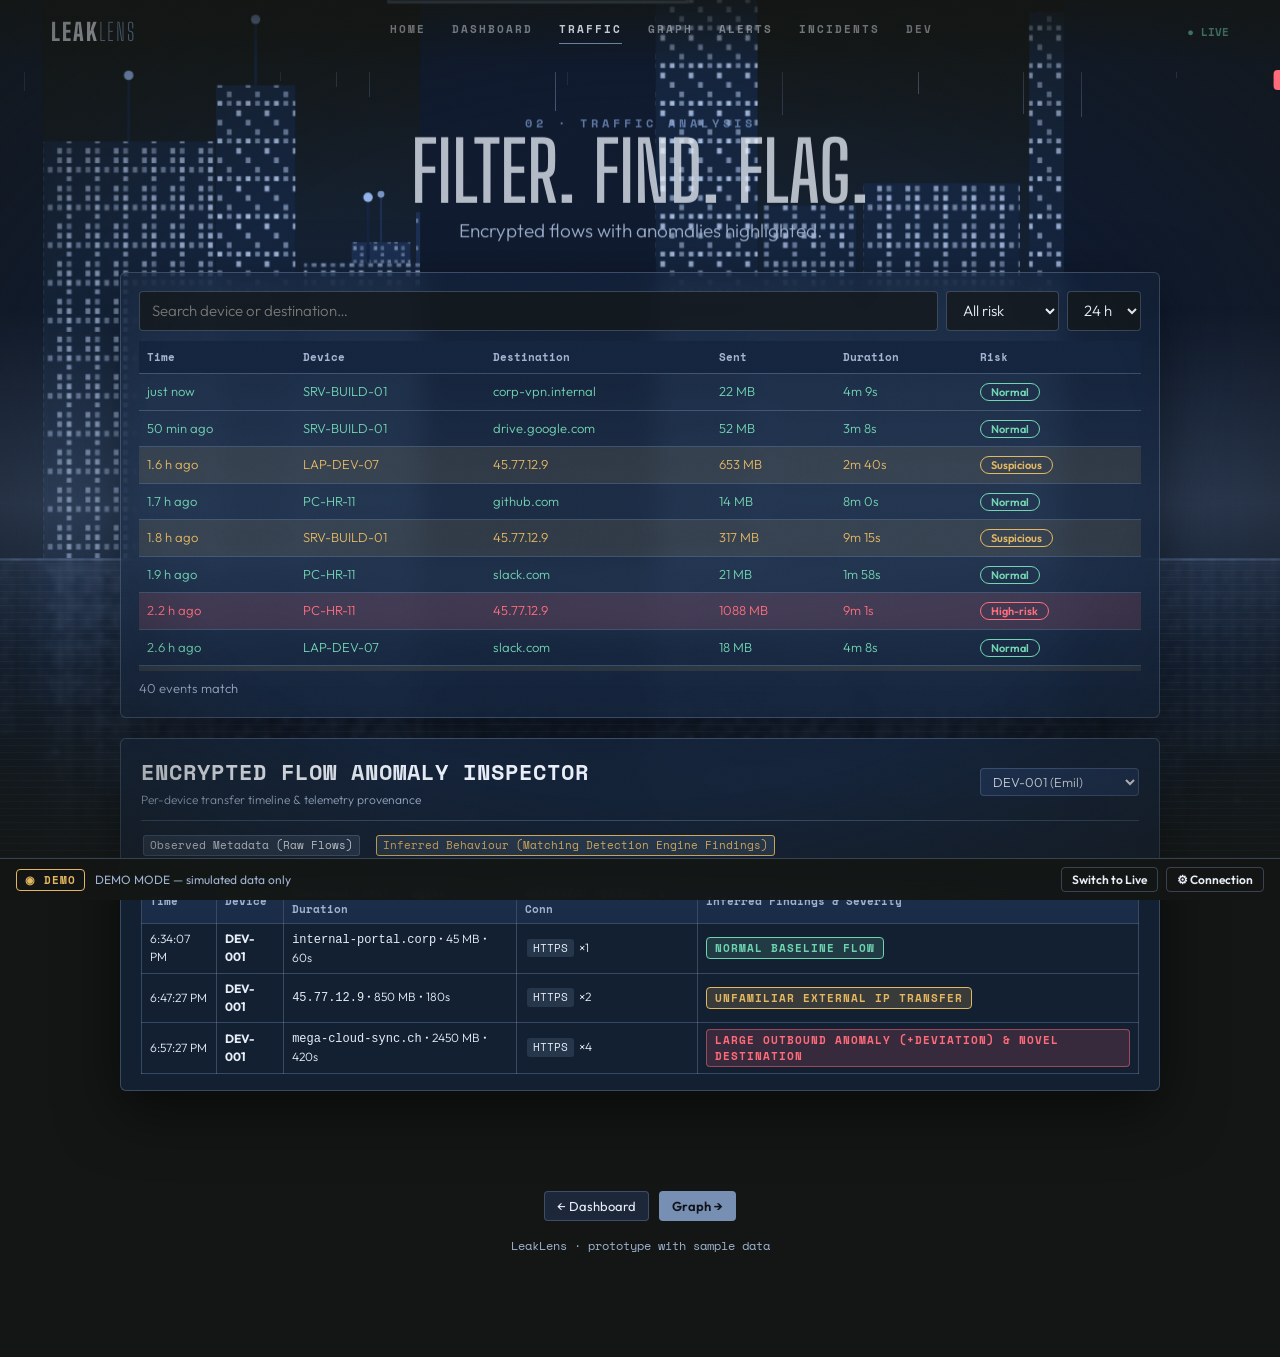
<file: traffic.html>
<!DOCTYPE html>
<html lang="en"><head><meta charset="utf-8">
<meta name="viewport" content="width=device-width, initial-scale=1, viewport-fit=cover">
<title>Traffic Analysis · LeakLens</title>
<link rel="stylesheet" href="https://fonts.googleapis.com/css2?family=Big+Shoulders+Display:wght@300;600;800&family=Outfit:wght@300;400;600&family=Space+Mono:wght@400;700&display=swap">
<link rel="stylesheet" href="assets/css/style.css">
</head><body data-page="traffic">
<div id="bar"></div>
<nav><span class="logo hd">LEAK<b>LENS</b></span><div class="links" id="lk"></div><span class="live">● LIVE</span></nav><div id="toast"></div>
<div class="fx" id="sky"></div><div class="fx" id="glow"></div><div class="fx" id="ring"></div><div class="fx" id="ds"></div>
<div class="fx lay" id="l1" style="opacity:.8"></div><div class="fx lay" id="l2"></div>
<div class="fx rfw"><div class="rf" id="r1"></div></div><div class="fx rfw"><div class="rf" id="r2" style="opacity:.5"></div></div>
<div class="fx" id="wat"></div><div class="fx" id="fog"></div><div class="fx lay" id="l3"></div><div class="fx" id="scan"></div><div class="fx" id="pt"></div><div class="fx" id="sh"></div>
<div class="fx vig"></div><div class="fx grain"></div>
<main>
<section id="s2"><span class="eye rv">02 · Traffic analysis</span><h2 class="hd rv">Filter. Find. Flag.</h2><p class="lead rv">Encrypted flows with anomalies highlighted.</p>
<div class="panel"><div class="bar"><input type="text" id="q" placeholder="Search device or destination…"><select id="rkf"><option value="">All risk</option><option value="normal">Normal</option><option value="suspicious">Suspicious</option><option value="high">High-risk</option></select><select id="tm"><option value="24">24 h</option><option value="6">6 h</option><option value="1">1 h</option></select></div>
<div class="tw"><table><thead><tr><th>Time</th><th>Device</th><th>Destination</th><th>Sent</th><th>Duration</th><th>Risk</th></tr></thead><tbody id="rw"></tbody></table></div><p class="lead" style="margin:8px 0 0;font-size:13px" id="cn"></p></div></section>
</main><footer><div class="pager" id="pg"></div>LeakLens · prototype with sample data</footer>
<script src="assets/js/device-risk-sample-data.js"></script>
<script src="assets/js/device-risk-data.js"></script>
<script src="assets/js/device-risk-engine.js"></script>
<script src="assets/js/device-response.js"></script>
<script src="assets/js/device-risk-ui.js"></script>
<script src="assets/js/techtext.js"></script>
<script src="assets/js/app.js"></script>
<script src="assets/js/live-client.js"></script>
</body></html>
</file>
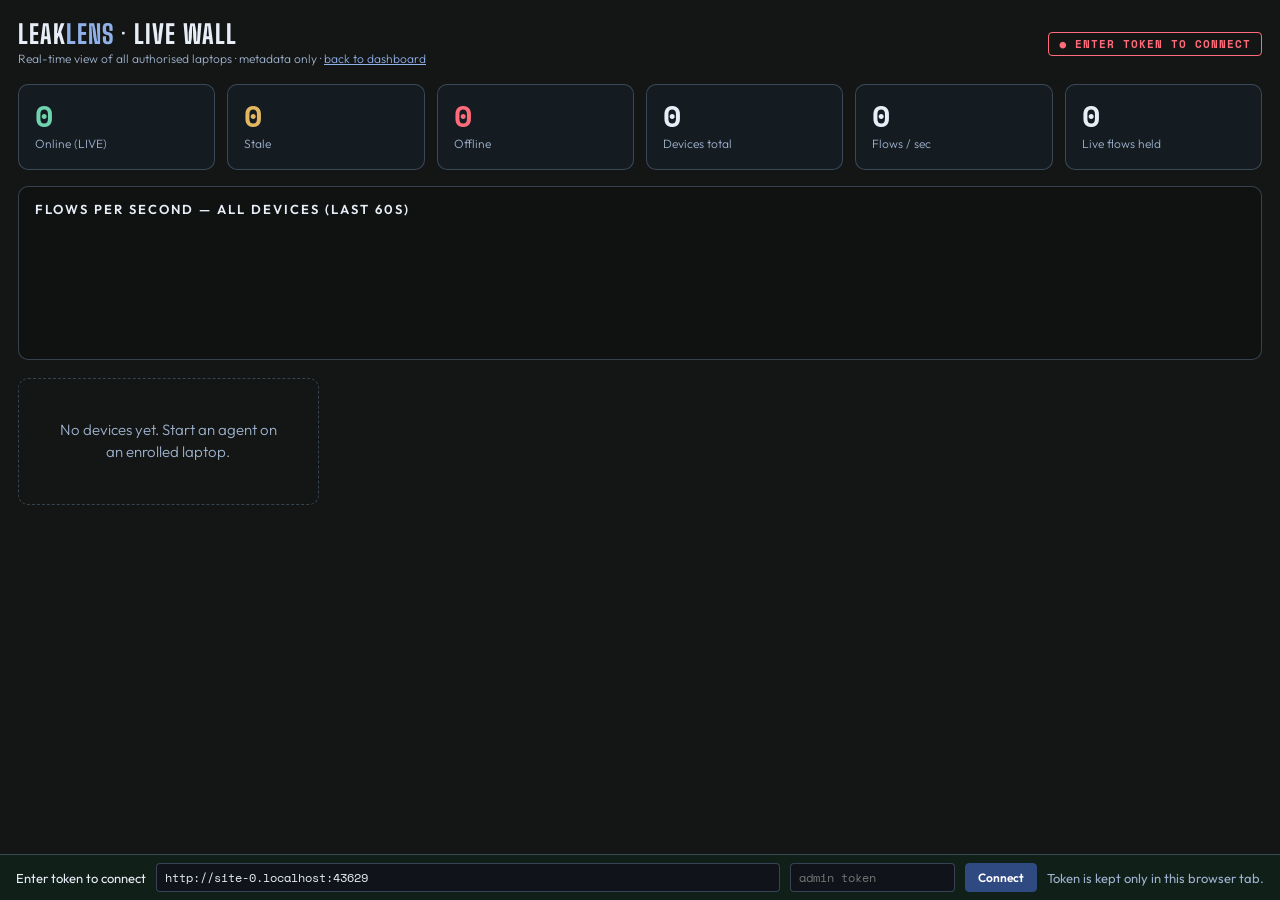
<file: wall.html>
<!DOCTYPE html>
<html lang="en"><head><meta charset="utf-8">
<meta name="viewport" content="width=device-width, initial-scale=1, viewport-fit=cover">
<title>Live Wall · LeakLens</title>
<link rel="stylesheet" href="https://fonts.googleapis.com/css2?family=Big+Shoulders+Display:wght@300;600;800&family=Outfit:wght@300;400;600&family=Space+Mono:wght@400;700&display=swap">
<link rel="stylesheet" href="assets/css/style.css">
<style>
  body{padding:0;margin:0;min-height:100vh;background:var(--vb,#0c0f0e)}
  .wall{max-width:1400px;margin:0 auto;padding:18px 18px 90px}
  .wall-top{display:flex;align-items:center;justify-content:space-between;gap:12px;flex-wrap:wrap;margin-bottom:16px}
  .wall-top h1{font:800 26px "Big Shoulders Display",sans-serif;letter-spacing:1px;margin:0;color:var(--tx)}
  .wall-top .sub{font-size:12px;color:var(--mu)}
  .modepill{font:700 11px "Space Mono",monospace;letter-spacing:1px;padding:3px 10px;border-radius:4px;border:1px solid currentColor}
  .modepill.live{color:var(--ok)} .modepill.off{color:var(--hi)}
  .kpis{display:grid;grid-template-columns:repeat(auto-fit,minmax(150px,1fr));gap:12px;margin-bottom:16px}
  .kpi{border:1px solid var(--bd);border-radius:10px;padding:14px 16px;background:rgba(47,74,129,.12)}
  .kpi b{display:block;font:700 30px "Space Mono",monospace;color:var(--tx);line-height:1.1}
  .kpi span{font-size:12px;color:var(--mu)}
  .kpi.ok b{color:var(--ok)} .kpi.amb b{color:var(--amb)} .kpi.hi b{color:var(--hi)}
  .chartwrap{border:1px solid var(--bd);border-radius:10px;padding:14px 16px;margin-bottom:18px;background:rgba(0,0,0,.18)}
  .chartwrap h3{margin:0 0 8px;font:600 13px "Outfit",sans-serif;color:var(--tx)}
  #spark{width:100%;height:120px;display:block}
  .grid{display:grid;grid-template-columns:repeat(auto-fill,minmax(300px,1fr));gap:14px}
  .card{border:1px solid var(--bd);border-radius:12px;padding:14px;background:linear-gradient(160deg,rgba(47,74,129,.16),rgba(20,36,61,.22));position:relative;overflow:hidden}
  .card .edge{position:absolute;left:0;top:0;bottom:0;width:4px}
  .card.s-live .edge{background:var(--ok)} .card.s-stale .edge{background:var(--amb)} .card.s-offline .edge{background:var(--hi)} .card.s-revoked .edge{background:var(--mu)}
  .card .hd{display:flex;justify-content:space-between;align-items:baseline;gap:8px}
  .card .did{font:700 18px "Space Mono",monospace;color:var(--tx)}
  .card .who{font-size:12px;color:var(--mu);margin:2px 0 10px}
  .stat{display:inline-flex;align-items:center;gap:6px;font:700 11px "Space Mono",monospace;letter-spacing:1px}
  .dot{width:9px;height:9px;border-radius:50%;display:inline-block}
  .s-live .dot{background:var(--ok);box-shadow:0 0 8px var(--ok)} .s-stale .dot{background:var(--amb)} .s-offline .dot{background:var(--hi)} .s-revoked .dot{background:var(--mu)}
  .row{display:flex;justify-content:space-between;font-size:12px;padding:3px 0;border-bottom:1px dashed rgba(118,143,178,.18)}
  .row:last-child{border-bottom:0}
  .row b{color:var(--tx);font-weight:600}
  .mu{color:var(--mu)}
  .risk{font:700 12px "Space Mono",monospace;padding:2px 8px;border-radius:4px}
  .risk.low{color:var(--ok);border:1px solid var(--ok)} .risk.medium{color:var(--amb);border:1px solid var(--amb)}
  .risk.high,.risk.critical{color:var(--hi);border:1px solid var(--hi)}
  .pills{display:flex;gap:4px;flex-wrap:wrap;margin-top:8px}
  .pill{font:700 9px "Space Mono",monospace;padding:2px 6px;border-radius:4px;border:1px solid var(--bd);color:var(--mu)}
  .pill.ok{color:var(--ok);border-color:var(--ok)} .pill.bad{color:var(--amb);border-color:var(--amb)}
  .bars{display:flex;gap:2px;align-items:flex-end;height:30px;margin-top:10px}
  .bars i{flex:1;background:var(--cy);border-radius:1px;opacity:.5;min-height:1px}
  .connbar{position:fixed;left:0;right:0;bottom:0;background:rgba(17,32,26,.94);border-top:1px solid var(--bd);padding:8px 16px;display:flex;gap:10px;align-items:center;flex-wrap:wrap;z-index:50;font:400 13px "Outfit",sans-serif;color:var(--tx)}
  .connbar input{background:#10131a;border:1px solid var(--bd);color:var(--tx);padding:5px 8px;border-radius:4px;font:400 12px "Space Mono",monospace}
  .connbar button{background:var(--sb);border:1px solid var(--sb);color:#fff;padding:6px 12px;border-radius:4px;cursor:pointer;font:600 12px "Outfit",sans-serif}
  .empty{color:var(--mu);text-align:center;padding:40px;border:1px dashed var(--bd);border-radius:10px}
  .ret{color:var(--hi);font-size:12px}
</style>
</head><body data-page="wall">
<div class="wall">
  <div class="wall-top">
    <div>
      <h1>LEAK<span style="color:var(--cy)">LENS</span> · LIVE WALL</h1>
      <div class="sub">Real-time view of all authorised laptops · metadata only · <a href="dashboard.html" style="color:var(--cy)">back to dashboard</a></div>
    </div>
    <div><span id="mode" class="modepill off">● OFFLINE</span></div>
  </div>

  <div class="kpis">
    <div class="kpi ok"><b id="k-online">0</b><span>Online (LIVE)</span></div>
    <div class="kpi amb"><b id="k-stale">0</b><span>Stale</span></div>
    <div class="kpi hi"><b id="k-offline">0</b><span>Offline</span></div>
    <div class="kpi"><b id="k-devices">0</b><span>Devices total</span></div>
    <div class="kpi"><b id="k-fps">0</b><span>Flows / sec</span></div>
    <div class="kpi"><b id="k-total">0</b><span>Live flows held</span></div>
  </div>

  <div class="chartwrap">
    <h3>Flows per second — all devices (last 60s)</h3>
    <canvas id="spark" width="1360" height="120"></canvas>
  </div>

  <div class="grid" id="grid"><div class="empty">Connecting… enter your server URL + admin token below if nothing appears.</div></div>
</div>

<div class="connbar">
  <span id="connstate">Not connected</span>
  <input id="url" type="text" placeholder="http://localhost:8443" size="22">
  <input id="token" type="password" placeholder="admin token">
  <button id="connect">Connect</button>
  <span class="mu" id="hint">Token is kept only in this browser tab.</span>
</div>

<script>
(function(){
  'use strict';
  var CFG_KEY='lldr_live_cfg';
  var state={serverUrl:location.origin,adminToken:'',devices:{},flowsCount:{},serverTime:null,connected:false};
  var es=null;
  // flows-per-second ring buffer (60 one-second buckets)
  var buckets=new Array(60).fill(0); var curSec=Math.floor(Date.now()/1000);

  function loadCfg(){try{var r=sessionStorage.getItem(CFG_KEY);if(r){var c=JSON.parse(r);if(c.serverUrl)state.serverUrl=c.serverUrl;if(c.adminToken)state.adminToken=c.adminToken;}}catch(e){}}
  function saveCfg(){try{sessionStorage.setItem(CFG_KEY,JSON.stringify({serverUrl:state.serverUrl,adminToken:state.adminToken}));}catch(e){}}
  function esc(s){return s==null?'':String(s).replace(/&/g,'&amp;').replace(/</g,'&lt;').replace(/>/g,'&gt;');}
  function sp(d){return JSON.parse(d);}
  function safe(d){try{return JSON.parse(d);}catch(e){return null;}}

  function rollSecond(){
    var now=Math.floor(Date.now()/1000);
    while(curSec<now){curSec++;buckets.push(0);buckets.shift();}
  }
  function addFlows(n){rollSecond();buckets[buckets.length-1]+=n;}

  function connect(){
    if(es){try{es.close();}catch(e){}es=null;}
    if(!state.serverUrl||!state.adminToken){setConn('Enter server URL + token');return;}
    var url=state.serverUrl.replace(/\/$/,'')+'/api/v1/stream?token='+encodeURIComponent(state.adminToken);
    try{es=new EventSource(url);}catch(e){setConn('EventSource failed');return;}
    es.addEventListener('open',function(){state.connected=true;setConn('Connected');});
    es.addEventListener('snapshot',function(ev){var d=safe(ev.data);if(!d)return;state.devices={};state.flowsCount={};(d.devices||[]).forEach(function(x){state.devices[x.device.deviceId]=applyRisk(x.device,x.risk);state.flowsCount[x.device.deviceId]=(x.flows||[]).length;});state.serverTime=d.serverTime;state.connected=true;render();});
    es.addEventListener('registry',function(ev){var d=safe(ev.data);if(!d)return;(d.devices||[]).forEach(function(dev){var prev=state.devices[dev.deviceId];state.devices[dev.deviceId]=applyRisk(dev,dev.risk||(prev&&prev.risk));});state.serverTime=d.serverTime;render();});
    es.addEventListener('telemetry',function(ev){var d=safe(ev.data);if(!d||!d.deviceId)return;state.devices[d.deviceId]=applyRisk(d.device||state.devices[d.deviceId]||{},d.risk);var n=(d.flows||[]).length;state.flowsCount[d.deviceId]=(state.flowsCount[d.deviceId]||0)+n;addFlows(n);render();});
    es.addEventListener('device',function(ev){var d=safe(ev.data);if(!d||!d.device)return;state.devices[d.device.deviceId]=applyRisk(d.device,d.device.risk);render();});
    es.addEventListener('error',function(){state.connected=false;setConn('Disconnected (retrying)');});
    saveCfg();
  }
  function applyRisk(dev,risk){if(risk)dev.risk=risk;return dev;}

  function setConn(t){document.getElementById('connstate').textContent=t;var m=document.getElementById('mode');if(state.connected){m.className='modepill live';m.textContent='● LIVE';}else{m.className='modepill off';m.textContent='● '+t.toUpperCase();}}

  function devList(){return Object.keys(state.devices).map(function(k){return state.devices[k];}).sort(function(a,b){return (a.deviceId||'').localeCompare(b.deviceId||'');});}
  function ago(ts){if(!ts)return 'never';var s=Math.round((Date.now()-ts)/1000);if(s<60)return s+'s';if(s<3600)return Math.round(s/60)+'m';return Math.round(s/3600)+'h';}

  function render(){
    var devs=devList();
    var online=0,stale=0,offline=0,total=0;
    devs.forEach(function(d){var cs=(d.connStatus||'OFFLINE');if(cs==='LIVE')online++;else if(cs==='STALE')stale++;else offline++;total+=state.flowsCount[d.deviceId]||0;});
    document.getElementById('k-online').textContent=online;
    document.getElementById('k-stale').textContent=stale;
    document.getElementById('k-offline').textContent=offline;
    document.getElementById('k-devices').textContent=devs.length;
    document.getElementById('k-total').textContent=total;
    rollSecond();
    var fps=buckets[buckets.length-2]||0; // last completed second
    document.getElementById('k-fps').textContent=fps;

    var grid=document.getElementById('grid');
    if(!devs.length){grid.innerHTML='<div class="empty">No devices yet. Start an agent on an enrolled laptop.</div>';return;}
    grid.innerHTML=devs.map(function(d){
      var cs=(d.connStatus||'OFFLINE').toLowerCase();
      var risk=d.risk||{};var sev=(risk.severity||'Low');
      var h=d.telemetryHealth||{};
      var hp=['endpoint','flow','bytes'].map(function(k){var v=h[k];if(!v)return '';var ok=/ok/i.test(v);return '<span class="pill '+(ok?'ok':'bad')+'">'+k+':'+esc(String(v).toUpperCase())+'</span>';}).join('');
      return '<div class="card s-'+cs+'"><div class="edge"></div>'+
        '<div class="hd"><span class="did">'+esc(d.deviceId)+'</span>'+
          '<span class="stat"><span class="dot"></span>'+esc((d.connStatus||'OFFLINE'))+'</span></div>'+
        '<div class="who">'+esc(d.label||'')+' · '+esc(d.hostname||'?')+'</div>'+
        '<div class="row"><span class="mu">Risk</span><span class="risk '+sev.toLowerCase()+'">'+esc(sev)+' '+(risk.score!=null?('('+risk.score+')'):'')+'</span></div>'+
        '<div class="row"><span class="mu">Live flows</span><b>'+(state.flowsCount[d.deviceId]||0)+'</b></div>'+
        '<div class="row"><span class="mu">Last seen</span><b>'+ago(d.lastSeen)+' ago</b></div>'+
        '<div class="row"><span class="mu">Source IP</span><b>'+esc(d.lastIp||'?')+'</b></div>'+
        '<div class="pills">'+hp+'</div>'+
      '</div>';
    }).join('');
    drawSpark();
  }

  function drawSpark(){
    var c=document.getElementById('spark');if(!c)return;var ctx=c.getContext('2d');
    var W=c.width,H=c.height;ctx.clearRect(0,0,W,H);
    var data=buckets.slice();var max=Math.max(1,Math.max.apply(null,data));
    var step=W/data.length;
    // grid line
    ctx.strokeStyle='rgba(118,143,178,.18)';ctx.beginPath();ctx.moveTo(0,H-1);ctx.lineTo(W,H-1);ctx.stroke();
    // area
    ctx.beginPath();ctx.moveTo(0,H);
    data.forEach(function(v,i){var x=i*step;var y=H-(v/max)*(H-10)-2;ctx.lineTo(x,y);});
    ctx.lineTo(W,H);ctx.closePath();
    var g=ctx.createLinearGradient(0,0,0,H);g.addColorStop(0,'rgba(143,176,232,.45)');g.addColorStop(1,'rgba(143,176,232,0)');ctx.fillStyle=g;ctx.fill();
    // line
    ctx.beginPath();data.forEach(function(v,i){var x=i*step;var y=H-(v/max)*(H-10)-2;if(i===0)ctx.moveTo(x,y);else ctx.lineTo(x,y);});
    ctx.strokeStyle='#8fb0e8';ctx.lineWidth=2;ctx.stroke();
    // peak label
    ctx.fillStyle='#9fb2cf';ctx.font='11px Space Mono, monospace';ctx.fillText('peak '+max+'/s',6,14);
  }

  // wire connect bar
  function initBar(){
    document.getElementById('url').value=state.serverUrl;
    document.getElementById('token').value=state.adminToken;
    document.getElementById('connect').onclick=function(){
      state.serverUrl=document.getElementById('url').value.trim()||location.origin;
      state.adminToken=document.getElementById('token').value.trim();
      saveCfg();connect();
    };
  }

  loadCfg();initBar();
  if(state.serverUrl&&state.adminToken)connect(); else setConn('Enter token to connect');
  setInterval(function(){rollSecond();render();},1000); // keep clock + chart moving
})();
</script>
</body></html>
</file>
<file: assets/css/style.css>
:root{--vb:#131614;--mb:#14243D;--ds:#364244;--sb:#2F4A81;--gl:#768FB2;--tx:#e8eef8;--mu:#9fb2cf;--bd:rgba(118,143,178,.38);--cy:#8fb0e8;--amb:#e3b660;--ok:#6fd3b0;--hi:#ff6b7a;color-scheme:dark}
*{box-sizing:border-box}html{scroll-behavior:smooth}body{margin:0;background:var(--vb);color:var(--tx);font:300 15px/1.5 Outfit,system-ui,sans-serif;overflow-x:hidden}
.fx{position:fixed;left:0;right:0;pointer-events:none}.hd{font-family:"Big Shoulders Display","Arial Narrow",Impact,sans-serif}
#sky{inset:0;z-index:0;background:linear-gradient(#131614 0,#14243D 38%,#2F4A81 62%,#768FB2 62.2%,#14243D 62.4%,#131614 100%)}
#glow{top:30vh;height:40vh;z-index:0;background:radial-gradient(ellipse at 50% 100%,rgba(118,143,178,.55),transparent 65%)}
.lay{z-index:1;top:12vh;height:50vh;transform-origin:50% 100%;will-change:transform}.lay svg,.rf svg{width:100%;height:100%;display:block}
.rfw{z-index:1;top:62vh;height:38vh;overflow:hidden;-webkit-mask-image:linear-gradient(#000,transparent 90%);mask-image:linear-gradient(#000,transparent 90%)}
.rf{position:absolute;left:0;right:0;top:0;height:50vh;transform-origin:50% 0;will-change:transform;opacity:.4;filter:blur(1.5px)}.rf>div{height:100%;transform:scaleY(-1)}
#wat{z-index:2;top:62vh;bottom:0;background:repeating-linear-gradient(0deg,rgba(143,176,232,.07) 0 1px,transparent 1px 7px);animation:rp 6s linear infinite}@keyframes rp{to{background-position:0 28px}}
#fog{z-index:3;top:34vh;height:40vh;background:linear-gradient(transparent,rgba(118,143,178,.28) 55%,transparent);animation:fg 14s ease-in-out infinite alternate}@keyframes fg{to{transform:translateX(-4vw) scaleY(1.15)}}
#ds{z-index:2;top:8vh;height:56vh;overflow:hidden}#ds i{position:absolute;top:-30%;width:1px;background:linear-gradient(transparent,var(--gl));animation:fall linear infinite}@keyframes fall{to{transform:translateY(190vh)}}
#pt{inset:0;z-index:4;overflow:hidden}#pt i{position:absolute;bottom:-5vh;background:var(--gl);opacity:.55;animation:fl linear infinite}@keyframes fl{to{transform:translate(var(--dx),-115vh) rotate(540deg)}}
#scan{z-index:3;top:0;bottom:0;width:30vw;left:-30vw;background:linear-gradient(90deg,transparent,rgba(143,176,232,.13),transparent);animation:sc 10s linear infinite}@keyframes sc{to{left:100vw}}
#ring{z-index:3;top:calc(40vh - min(32vw,260px));left:50%;width:min(64vw,520px);margin-left:calc(min(64vw,520px)/-2)}#ring svg{width:100%;animation:rot 40s linear infinite}@keyframes rot{to{transform:rotate(360deg)}}
.grain{inset:0;z-index:60;opacity:.16;background:url("data:image/svg+xml;utf8,<svg xmlns='http://www.w3.org/2000/svg' width='160' height='160'><filter id='n'><feTurbulence type='fractalNoise' baseFrequency='.9' numOctaves='2'/></filter><rect width='160' height='160' filter='url(%23n)' opacity='.8'/></svg>");mix-blend-mode:overlay;animation:gr .5s steps(3) infinite}@keyframes gr{33%{background-position:40px 20px}66%{background-position:-30px 50px}}
.vig{inset:0;z-index:59;background:radial-gradient(ellipse at center,transparent 55%,rgba(19,22,20,.7))}
#sh{inset:0;z-index:6;overflow:hidden}#sh i{position:absolute;left:50%;top:40%;opacity:0;background:linear-gradient(135deg,#b4c6e4,#2F4A81 60%,#14243D);will-change:transform}
nav{position:fixed;top:0;left:0;right:0;z-index:50;padding:calc(14px + env(safe-area-inset-top,0px)) 4vw 14px;display:flex;align-items:center;gap:24px;background:linear-gradient(rgba(19,22,20,.75),transparent)}
.logo{font-weight:800;font-size:24px;letter-spacing:2px}.logo b{color:var(--gl);font-weight:300}.links{display:flex;gap:26px;margin:0 auto;font:700 11px "Space Mono",monospace;letter-spacing:2px;text-transform:uppercase;overflow-x:auto}
.links a{color:var(--tx);text-decoration:none;opacity:.55;cursor:pointer;white-space:nowrap;padding-bottom:6px;border-bottom:1px solid transparent}.links a.on{opacity:1;border-color:var(--gl)}.live{font:700 11px "Space Mono",monospace;color:var(--ok);white-space:nowrap}
#bar{position:fixed;top:0;left:0;height:3px;z-index:70;width:0;background:linear-gradient(90deg,var(--sb),var(--gl))}
main{position:relative;z-index:10}section{min-height:100vh;min-height:100svh;display:flex;flex-direction:column;align-items:center;justify-content:center;text-align:center;padding:100px 4vw 60px}
.eye{font:700 12px "Space Mono",monospace;color:var(--cy);letter-spacing:4px;text-transform:uppercase}
h1{font-size:clamp(70px,17vw,230px);font-weight:300;margin:0;letter-spacing:.02em;line-height:.95;white-space:nowrap}h1 span{display:inline-block;will-change:transform}h1 span:nth-child(n+5){color:var(--gl);font-weight:600}
h2{font-size:clamp(40px,7vw,82px);font-weight:600;margin:4px 0;line-height:1;text-transform:uppercase}
.lead{max-width:600px;color:var(--mu);font-size:clamp(15px,2vw,19px);margin:8px auto 18px}
.big{font:300 clamp(40px,8vw,104px)/1 "Big Shoulders Display","Arial Narrow",sans-serif;text-transform:uppercase;max-width:1000px;margin:0;text-shadow:0 0 40px rgba(19,22,20,.8)}.big b{color:var(--gl);font-weight:800}
.st{min-height:85vh}.rv{will-change:opacity,transform}
.panel{width:100%;max-width:1040px;margin-top:10px;text-align:left;background:rgba(20,36,61,.62);border:1px solid var(--bd);border-radius:6px;padding:18px;backdrop-filter:blur(12px);box-shadow:0 20px 60px rgba(0,0,0,.5)}
.cards{display:grid;grid-template-columns:repeat(auto-fit,minmax(150px,1fr));gap:12px}
.c{border:1px solid var(--bd);border-radius:4px;padding:12px 14px;background:rgba(47,74,129,.18);transition:transform .25s,border-color .25s}.c:hover{transform:translateY(-4px);border-color:var(--gl)}
.c b{display:block;font:700 32px "Space Mono",monospace}.c span{color:var(--mu);font-size:13px}.c.h b{color:var(--hi)}.c.s b{color:var(--amb)}
.two{display:grid;grid-template-columns:minmax(0,1.3fr) minmax(0,1fr);gap:12px;margin-top:12px;align-items:stretch}@media(max-width:800px){.two,.gr{grid-template-columns:1fr!important}.links{gap:14px}.live{display:none}}
h3{margin:0 0 8px;font:700 11px "Space Mono",monospace;color:var(--mu);text-transform:uppercase;letter-spacing:2px}
#rc>div{display:flex;align-items:center;justify-content:space-between;gap:10px;padding:8px 0;border-top:1px solid var(--bd);font-size:13px;animation:in .5s}@keyframes in{from{opacity:0;transform:translateX(-14px)}}
.bg{padding:1px 10px;border-radius:99px;font-size:11px;font-weight:600;border:1px solid currentColor;white-space:nowrap}.normal{color:var(--ok)}.suspicious{color:var(--amb)}.high{color:var(--hi)}
.bar{display:flex;gap:8px;flex-wrap:wrap;margin-bottom:10px}
input,select{background:rgba(19,22,20,.7);color:var(--tx);border:1px solid var(--bd);border-radius:4px;padding:8px 12px;font:inherit}input[type=text]{flex:1;min-width:160px}
.tw{max-height:330px;overflow:auto}table{width:100%;border-collapse:collapse;font-size:13px;min-width:580px}th,td{text-align:left;padding:8px;border-bottom:1px solid var(--bd)}th{color:var(--mu);font:700 11px "Space Mono",monospace;position:sticky;top:0;background:#14243D}
tr.high{background:rgba(255,107,122,.15)}tr.suspicious{background:rgba(227,182,96,.1)}tr.new{animation:fb 1.6s}@keyframes fb{from{background:rgba(143,176,232,.45)}}
.gr{display:grid;grid-template-columns:1.8fr 1fr;gap:12px}svg{display:block}#g{width:100%;height:auto}
.node{cursor:pointer;transition:opacity .3s}.node text{fill:var(--tx);font-size:10px;text-anchor:middle;font-family:"Space Mono",monospace}.node circle:hover{filter:drop-shadow(0 0 8px #fff)}
.edge{stroke:rgba(118,143,178,.45);stroke-width:1.5}.edge.bad{stroke:var(--hi);stroke-width:2.5;stroke-dasharray:6 4;animation:ds 1s linear infinite}@keyframes ds{to{stroke-dashoffset:-20}}
.pulse{animation:pu 1.6s infinite;transform-box:fill-box;transform-origin:center}@keyframes pu{50%{transform:scale(1.35);opacity:.6}}
.lg{display:flex;gap:12px;flex-wrap:wrap;font-size:12px;color:var(--mu)}.sl{display:flex;align-items:center;gap:8px;font-size:13px;margin-top:6px}
dt{color:var(--mu);font-size:12px;margin-top:8px}dd{margin:0;font-weight:600}
#toast{position:fixed;top:calc(70px + env(safe-area-inset-top,0px));right:16px;z-index:80;background:var(--hi);color:#fff;padding:10px 16px;border-radius:4px;font-weight:600;transform:translateX(130%);transition:transform .4s;max-width:80vw}#toast.on{transform:none}
footer{position:relative;z-index:10;text-align:center;padding:40px 4vw calc(40px + env(safe-area-inset-bottom,0px));color:var(--mu);font:12px "Space Mono",monospace}
@media(prefers-reduced-motion:reduce){*{animation:none!important}}
#ttl{width:min(96vw,1280px);height:clamp(150px,30vw,340px);font-size:0;line-height:0;margin:0;white-space:normal;will-change:transform,opacity}
.tech-text{position:relative;touch-action:pan-y;user-select:none}.tech-text-canvas{display:block;width:100%;height:100%}
tr.sel td{background:rgba(143,176,232,.22)}tr[data-a]{cursor:pointer}
.pd{border:1px solid var(--bd);border-radius:4px;padding:12px 14px;background:rgba(47,74,129,.18);min-width:0}.pd table{width:100%}.pd p{margin:8px 0}
.b{font:inherit;font-size:13px;background:rgba(47,74,129,.35);color:var(--tx);border:1px solid var(--bd);border-radius:4px;padding:6px 12px;cursor:pointer}.b.on{background:var(--sb);border-color:var(--gl)}.b.p{background:var(--gl);color:#10131a;font-weight:600}.b:disabled{opacity:.4;cursor:default}
.b:focus-visible,.il:focus-visible,tr[data-a]:focus-visible,textarea:focus-visible{outline:2px solid var(--cy)}
.il{display:block;width:100%;text-align:left;background:none;color:var(--tx);border:0;border-bottom:1px solid var(--bd);padding:10px 8px;font:inherit;cursor:pointer}.il.sel{background:rgba(143,176,232,.2)}.il small{color:var(--mu)}
.ch{display:inline-block;font:11px "Space Mono",monospace;border:1px solid var(--bd);padding:1px 7px;border-radius:3px;margin:2px 4px 2px 0}
pre{margin:0;font:12px/1.5 "Space Mono",monospace;color:var(--cy);overflow:auto;max-height:230px}
.gg{display:grid;grid-template-columns:repeat(2,minmax(0,1fr));gap:12px}@media(max-width:800px){.gg{grid-template-columns:1fr}}
.c,.pd,.tw,.panel{min-width:0}.bg{flex:none;align-self:center}.c.rc{overflow:hidden}.cards{margin-bottom:0}#ch{display:block;margin-top:6px}
.mt{height:6px;background:rgba(118,143,178,.25);border-radius:9px;overflow:hidden}.mt i{display:block;height:100%;background:var(--cy)}
ul.rs{margin:6px 0;padding-left:18px;font-size:14px}textarea{width:100%;background:rgba(19,22,20,.7);color:var(--tx);border:1px solid var(--bd);border-radius:4px;padding:8px;font:inherit}
.panel .two,.panel .gg{margin-top:0}
/* multi-page additions: nav links are real links now, plus a prev/next pager in the footer */
.links a:hover{opacity:.85}.links a.on:hover{opacity:1}
.pager{display:flex;justify-content:center;gap:10px;flex-wrap:wrap;margin-bottom:16px}.pager a.b{text-decoration:none;font-family:Outfit,system-ui,sans-serif}

/* --- Adaptive Device Risk & Response styles (dr-) --- */
.dr-panel{margin-top:20px;text-align:left;background:rgba(20,36,61,.75);border:1px solid var(--bd);border-radius:6px;padding:16px 20px}
.dr-header{display:flex;justify-content:space-between;align-items:center;flex-wrap:wrap;gap:10px;margin-bottom:12px;border-bottom:1px solid var(--bd);padding-bottom:10px}
.dr-title{margin:0;font-size:22px;color:var(--tx);letter-spacing:1px}
.dr-badge{display:inline-flex;align-items:center;padding:2px 8px;border-radius:4px;font:700 11px "Space Mono",monospace;letter-spacing:1px;text-transform:uppercase}
.dr-badge.dr-critical{background:rgba(255,107,122,.25);color:var(--hi);border:1px solid var(--hi)}
.dr-badge.dr-high{background:rgba(255,107,122,.15);color:var(--hi);border:1px solid rgba(255,107,122,.5)}
.dr-badge.dr-medium{background:rgba(227,182,96,.18);color:var(--amb);border:1px solid var(--amb)}
.dr-badge.dr-low{background:rgba(111,211,176,.15);color:var(--ok);border:1px solid var(--ok)}
.dr-banner{background:rgba(227,182,96,.12);border:1px dashed var(--amb);color:var(--amb);font:600 12px "Space Mono",monospace;padding:6px 12px;border-radius:4px;display:inline-flex;align-items:center;gap:6px}
.dr-label-sim{background:rgba(143,176,232,.18);color:var(--cy);border:1px solid var(--cy);border-radius:3px;padding:2px 6px;font:700 10px "Space Mono",monospace}
.dr-label-req{background:rgba(227,182,96,.2);color:var(--amb);border:1px solid var(--amb);border-radius:3px;padding:2px 6px;font:700 10px "Space Mono",monospace}
.dr-label-conf{background:rgba(111,211,176,.2);color:var(--ok);border:1px solid var(--ok);border-radius:3px;padding:2px 6px;font:700 10px "Space Mono",monospace}
.dr-grid{display:grid;grid-template-columns:repeat(auto-fit,minmax(260px,1fr));gap:14px;margin-top:10px}
.dr-card{background:rgba(47,74,129,.2);border:1px solid var(--bd);border-radius:4px;padding:12px;display:flex;flex-direction:column;gap:8px}
.dr-card:hover{border-color:var(--gl)}
.dr-meta-row{display:flex;justify-content:space-between;font-size:13px;color:var(--mu)}
.dr-meta-row b{color:var(--tx)}
.dr-score-bar{height:6px;background:rgba(118,143,178,.2);border-radius:3px;overflow:hidden;position:relative}
.dr-score-fill{height:100%;transition:width .4s ease}
.dr-score-fill.dr-critical{background:var(--hi)}
.dr-score-fill.dr-high{background:var(--hi)}
.dr-score-fill.dr-medium{background:var(--amb)}
.dr-score-fill.dr-low{background:var(--ok)}
.dr-timeline{list-style:none;padding:0;margin:10px 0;border-left:2px solid var(--bd)}
.dr-timeline-item{position:relative;padding-left:18px;margin-bottom:12px;font-size:12px}
.dr-timeline-item::before{content:"";position:absolute;left:-5px;top:4px;width:8px;height:8px;border-radius:50%;background:var(--gl)}
.dr-timeline-item.dr-crit::before{background:var(--hi)}
.dr-audit-table{width:100%;border-collapse:collapse;font-size:12px;margin-top:8px}
.dr-audit-table th,.dr-audit-table td{border:1px solid var(--bd);padding:6px 8px;text-align:left}
.dr-audit-table th{background:rgba(47,74,129,.3);color:var(--mu)}
.dr-dialog-backdrop{position:fixed;inset:0;background:rgba(10,14,18,.8);z-index:90;display:flex;align-items:center;justify-content:center}
.dr-dialog{background:var(--vb);border:1px solid var(--hi);border-radius:6px;padding:20px;max-width:440px;width:90%;box-shadow:0 12px 30px rgba(0,0,0,.6);text-align:left}
.dr-dialog h4{margin:0 0 10px;color:var(--hi);font-size:18px}
.dr-dialog p{font-size:13px;color:var(--tx);margin:8px 0}
.dr-dialog input{width:100%;background:rgba(19,22,20,.8);border:1px solid var(--bd);color:var(--tx);padding:8px;border-radius:4px;font:inherit;margin:10px 0}
.dr-dialog .dr-actions{display:flex;justify-content:flex-end;gap:10px;margin-top:12px}
.dr-pill{display:inline-block;padding:1px 6px;border-radius:3px;font-size:11px;font-family:"Space Mono",monospace;background:rgba(118,143,178,.2);color:var(--tx);margin:2px}

/* --- Isolated simulated transfer stream on the Knowledge Graph --- */
.sim-controls{display:flex;align-items:center;gap:8px;flex-wrap:wrap;margin-bottom:14px}
.sim-button{background:rgba(19,22,20,.7);color:var(--tx);border:1px solid var(--bd);border-radius:4px;padding:7px 12px;font:600 12px Outfit,system-ui,sans-serif;cursor:pointer}
.sim-button:hover:not(:disabled){border-color:var(--gl);background:rgba(47,74,129,.4)}
.sim-button:disabled{opacity:.45;cursor:not-allowed}
.sim-button.sim-primary{background:var(--sb);border-color:var(--sb)}
.sim-feed-wrap{margin-top:16px;border-top:1px solid var(--bd);padding-top:14px}
.sim-feed-wrap h3{margin-bottom:10px}
.sim-feed-head,.sim-event{display:grid;grid-template-columns:minmax(200px,1.6fr) minmax(105px,.7fr) minmax(115px,.8fr) minmax(180px,1.5fr);gap:10px;align-items:center}
.sim-feed-head{padding:7px 10px;color:var(--mu);font:700 10px "Space Mono",monospace;text-transform:uppercase}
.sim-feed{max-height:340px;overflow:auto;border:1px solid var(--bd);border-radius:4px}
.sim-event{width:100%;text-align:left;background:rgba(19,22,20,.3);color:var(--tx);border:0;border-top:1px solid rgba(118,143,178,.18);padding:8px 10px;font:400 12px Outfit,system-ui,sans-serif;cursor:pointer}
.sim-event:first-child{border-top:0}
.sim-event:hover,.sim-event-selected{background:rgba(118,143,178,.15)}
.sim-event.high{background:rgba(255,107,122,.1)}
.sim-event.suspicious{background:rgba(227,182,96,.08)}
.sim-event b{font:700 11px "Space Mono",monospace}
.sim-event small{display:block;color:var(--mu);font-size:10px;overflow-wrap:anywhere}
.sim-reason{color:var(--amb);font-size:11px}
.sim-empty{padding:10px 12px;color:var(--mu);font-size:13px}
#g .sim-edge{fill:none;stroke:#8fb0e8;stroke-width:2;stroke-dasharray:6 7;animation:sim-flow 1s linear infinite;opacity:.8}
#g .sim-edge.sim-suspicious{stroke:var(--amb);stroke-width:2.5}
#g .sim-edge.sim-high{stroke:var(--hi);stroke-width:3}
#g .sim-edge.sim-selected{stroke-width:5;opacity:1;filter:drop-shadow(0 0 5px currentColor)}
@keyframes sim-flow{to{stroke-dashoffset:-26}}
#g .sim-packet{fill:#fff;filter:drop-shadow(0 0 5px var(--cy))}
#g .sim-device circle{fill:#294678;stroke:#8fb0e8;stroke-width:2}
#g .sim-device circle.sim-risk-medium{stroke:var(--amb);stroke-width:3}
#g .sim-device circle.sim-risk-high{fill:rgba(255,107,122,.45);stroke:var(--hi);stroke-width:4}
#g .sim-device text{font-size:9px}
#g .sim-device .sim-user{font-size:9px;fill:var(--mu)}
#g .sim-device .sim-score{font-size:8px;fill:var(--cy)}
@media(max-width:800px){.sim-feed-head{display:none}.sim-event{grid-template-columns:1fr 1fr}.sim-reason{grid-column:1/-1}}

/* ===================== AITHENA live layer ===================== */
#aithena-livebar{position:fixed;left:0;right:0;bottom:0;z-index:90;display:flex;align-items:center;justify-content:space-between;gap:12px;padding:8px 16px;font:400 13px "Outfit",system-ui,sans-serif;border-top:1px solid var(--bd);backdrop-filter:blur(8px);flex-wrap:wrap}
#aithena-livebar.demo{background:rgba(19,22,20,.92);color:var(--mu)}
#aithena-livebar.live{background:rgba(17,32,26,.92);color:var(--tx)}
#aithena-livebar .ab-left{display:flex;align-items:center;gap:10px;flex-wrap:wrap}
#aithena-livebar .ab-badge{font:700 11px "Space Mono",monospace;letter-spacing:1px;padding:2px 8px;border-radius:4px;border:1px solid currentColor}
#aithena-livebar.live .ab-badge{color:var(--ok)}
#aithena-livebar.demo .ab-badge{color:var(--amb)}
#aithena-livebar .ab-status{font-size:12px}
#aithena-livebar .ab-right{display:flex;gap:8px}
.ab-btn{background:transparent;border:1px solid var(--bd);color:var(--tx);padding:4px 10px;border-radius:4px;cursor:pointer;font:600 12px "Outfit",sans-serif}
.ab-btn:hover{border-color:var(--gl)}
.ab-btn.ab-primary{background:var(--sb);border-color:var(--sb)}
.ab-panel{flex-basis:100%;display:flex;flex-direction:column;gap:8px;margin-top:8px;padding:10px;border:1px solid var(--bd);border-radius:6px;background:rgba(0,0,0,.25)}
.ab-panel label{display:flex;flex-direction:column;font-size:12px;color:var(--mu);gap:3px}
.ab-panel input{background:#10131a;border:1px solid var(--bd);color:var(--tx);padding:6px 8px;border-radius:4px;font:400 13px "Space Mono",monospace}
.ab-panel-row{display:flex;align-items:center;gap:10px;flex-wrap:wrap}
.ab-note{font-size:11px;color:var(--mu)}
.ab-err{font-size:12px;color:var(--hi)}
body{padding-bottom:64px}
/* status dots + severities */
.aithena-dot{display:inline-block;width:8px;height:8px;border-radius:50%;margin-right:5px;vertical-align:middle;background:var(--mu)}
.aithena-dot.aithena-ok{background:var(--ok)}
.aithena-dot.aithena-amb{background:var(--amb)}
.aithena-dot.aithena-hi{background:var(--hi)}
.aithena-dot.aithena-mu{background:var(--mu)}
.aithena-mu{color:var(--mu)}
.aithena-sev-critical,.aithena-sev-high{color:var(--hi);font-weight:700}
.aithena-sev-medium{color:var(--amb);font-weight:700}
.aithena-sev-low{color:var(--ok);font-weight:700}
.aithena-devpill{display:inline-flex;align-items:center;gap:4px}
/* fleet tiles */
.aithena-tiles{display:flex;gap:12px;flex-wrap:wrap}
.aithena-tile{flex:1 1 110px;border:1px solid var(--bd);border-radius:8px;padding:12px 14px;display:flex;flex-direction:column;gap:2px;background:rgba(47,74,129,.12)}
.aithena-tile b{font:700 28px "Space Mono",monospace;color:var(--tx)}
.aithena-tile span{font-size:12px;color:var(--mu)}
.aithena-tile.ok b{color:var(--ok)}
.aithena-tile.amb b{color:var(--amb)}
.aithena-tile.hi b{color:var(--hi)}
.aithena-unknown{margin-top:6px;padding:6px 8px;background:rgba(227,182,96,.1);border-left:3px solid var(--amb);font-size:12px;color:var(--amb)}
</file>
